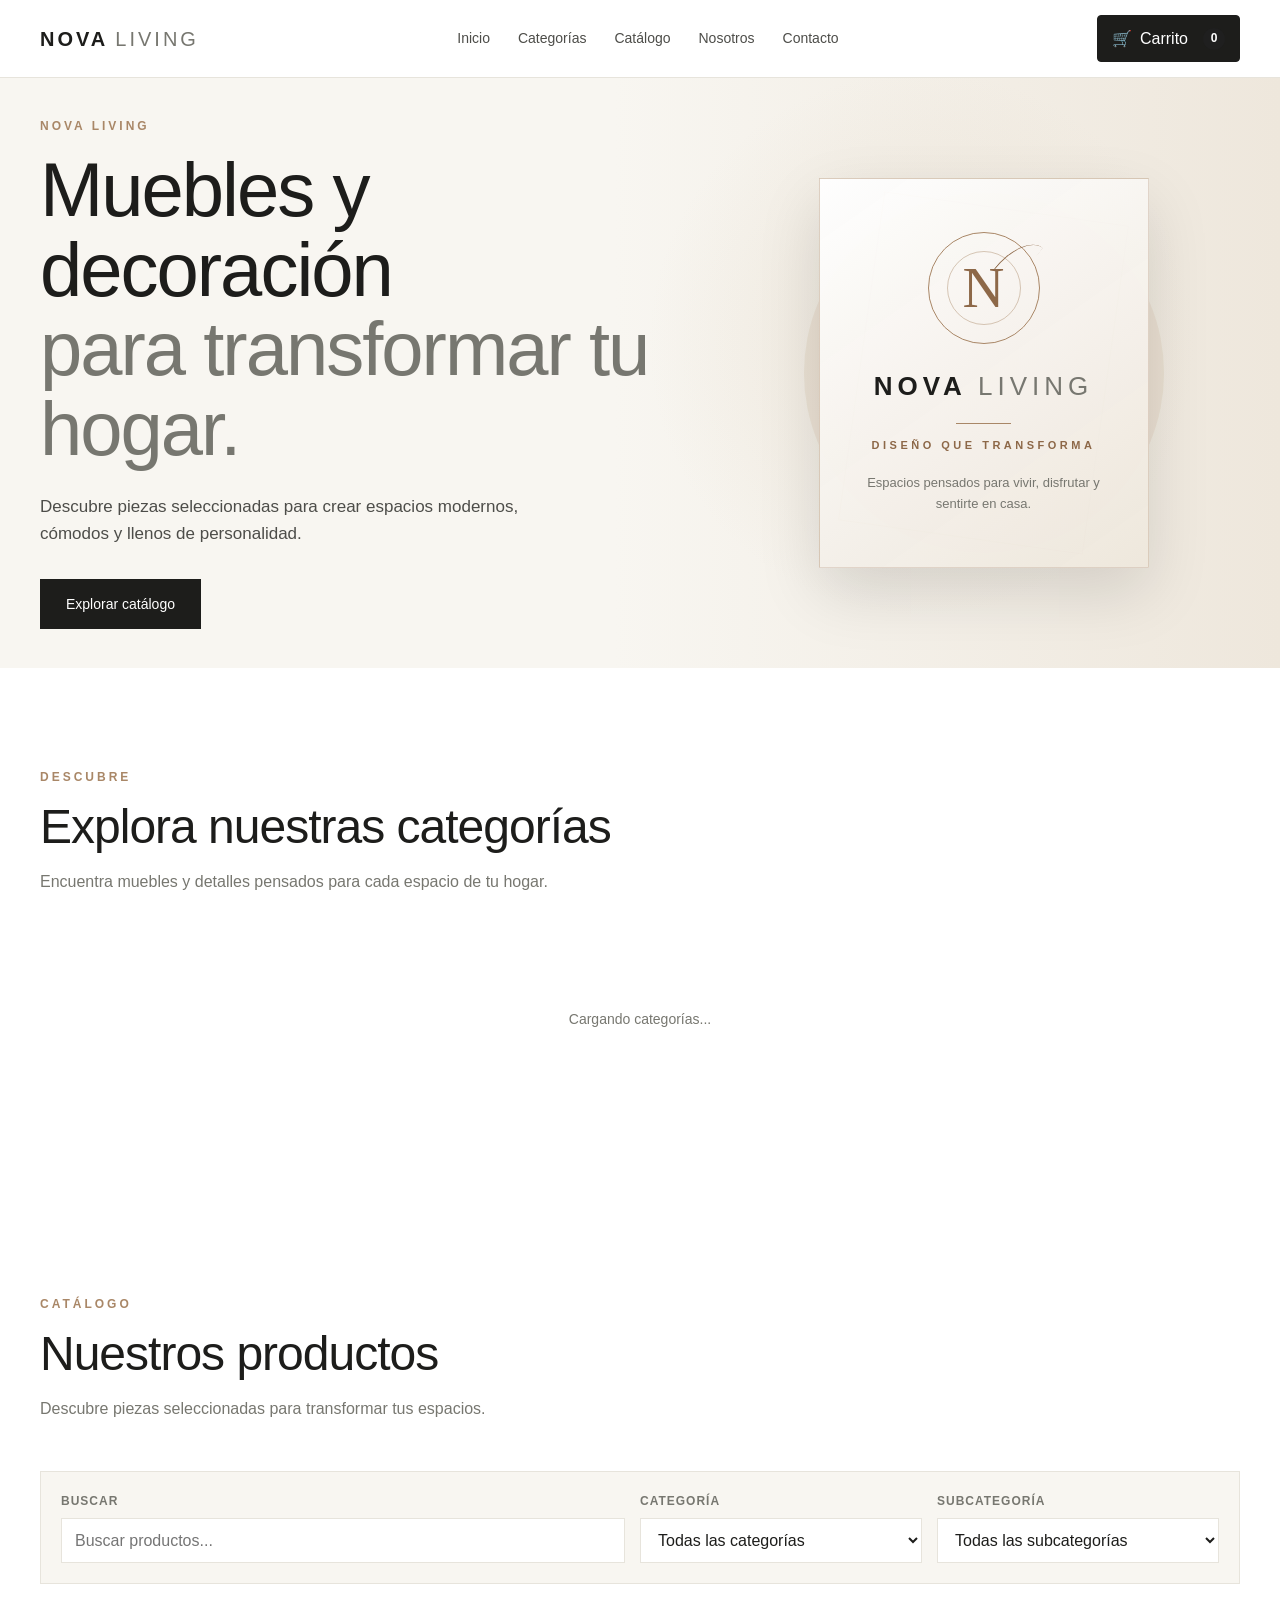
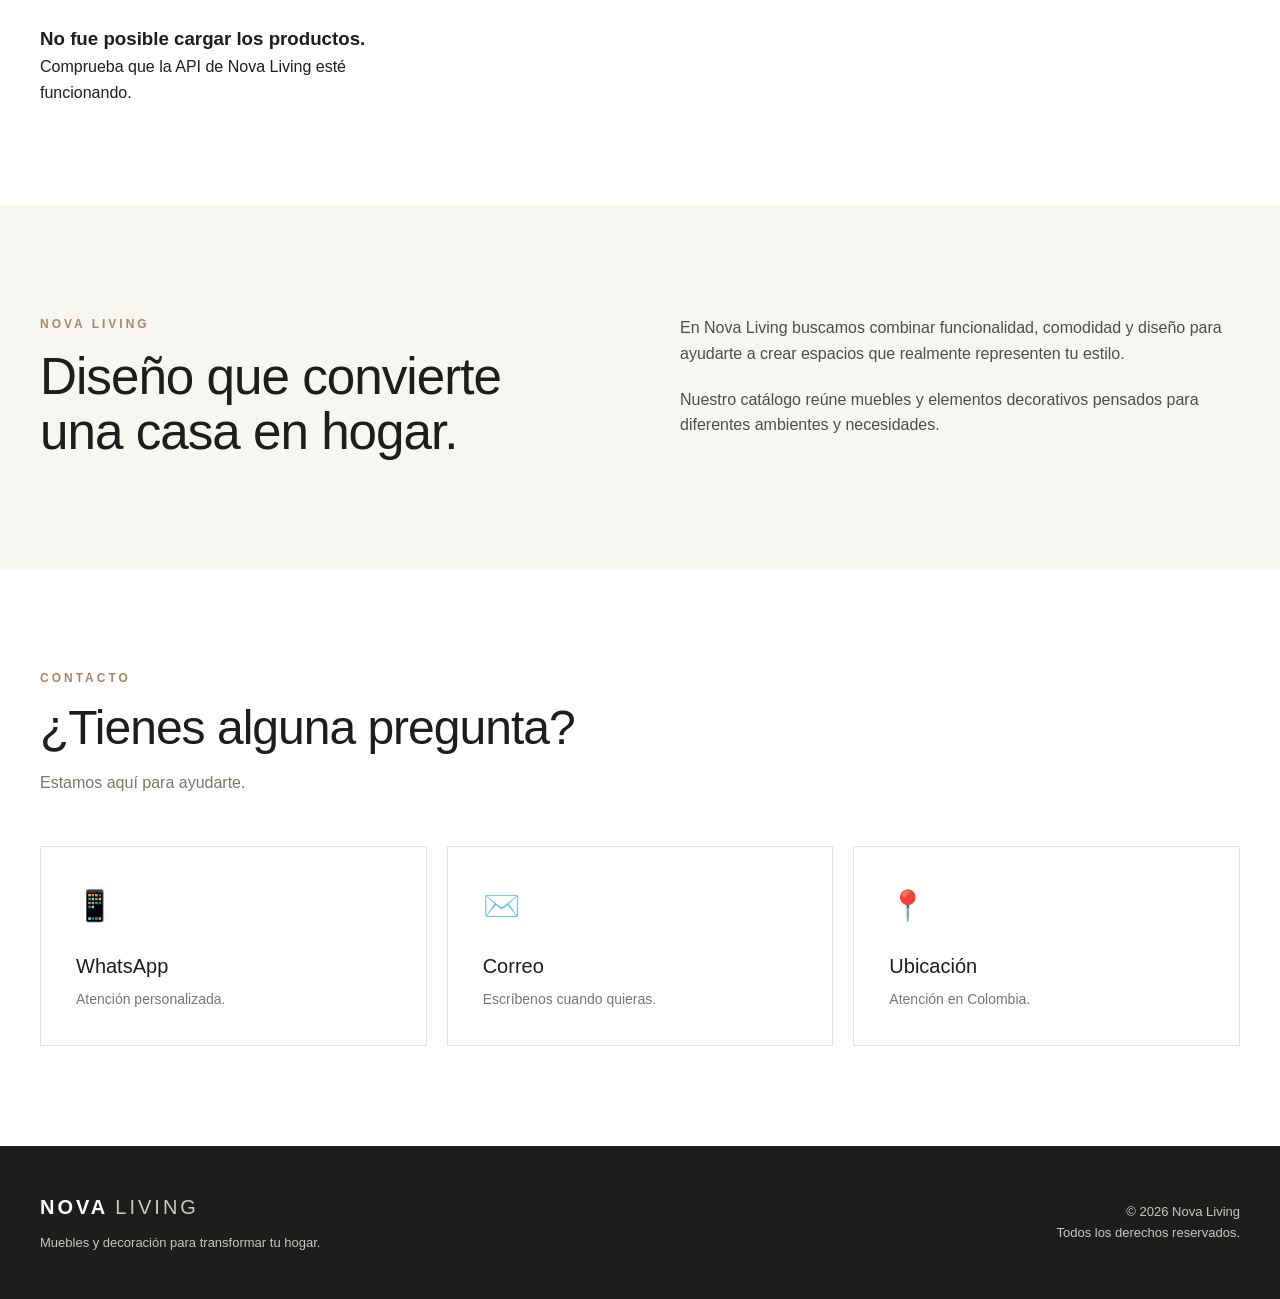
<file: frontend/index.html>
<!DOCTYPE html>
<html lang="es">

<head>

    <meta charset="UTF-8">

    <meta
        name="viewport"
        content="width=device-width, initial-scale=1.0"
    >

    <title>Nova Living | Muebles y decoración</title>

    <meta
        name="description"
        content="Nova Living - Muebles y decoración para transformar tu hogar."
    >

    <link rel="stylesheet" href="style.css">

</head>


<body>


    <!-- =========================================
         ENCABEZADO
    ========================================== -->

    <header class="header">

        <div class="container header-content">

            <a href="#" class="logo">
                NOVA <span>LIVING</span>
            </a>


            <nav class="navigation">

                <a href="#inicio">
                    Inicio
                </a>

                <a href="#categorias">
                    Categorías
                </a>

                <a href="#productos">
                    Catálogo
                </a>

                <a href="#nosotros">
                    Nosotros
                </a>

                <a href="#contacto">
                    Contacto
                </a>

            </nav>


            <button
                class="cart-button"
                id="cartButton"
                type="button"
            >

                🛒

                <span>
                    Carrito
                </span>

                <strong id="cartCount">
                    0
                </strong>

            </button>

        </div>

    </header>



    <!-- =========================================
         CONTENIDO PRINCIPAL
    ========================================== -->

    <main>


        <!-- =========================================
             HERO
        ========================================== -->

        <section
            class="hero"
            id="inicio"
        >

            <div class="container hero-content">


                <div class="hero-text">

                    <p class="eyebrow">
                        NOVA LIVING
                    </p>


                    <h1>

                        Muebles y decoración

                        <span>
                            para transformar tu hogar.
                        </span>

                    </h1>


                    <p class="hero-description">

                        Descubre piezas seleccionadas para crear
                        espacios modernos, cómodos y llenos de personalidad.

                    </p>


                    <a
                        href="#productos"
                        class="hero-button"
                    >

                        Explorar catálogo

                    </a>

                </div>



                <div class="hero-decoration">

                    <div class="hero-brand">

                        <div class="hero-brand-mark" aria-hidden="true">
                            <span>N</span>
                            <i></i>
                        </div>

                        <div class="hero-brand-name">
                            NOVA <span>LIVING</span>
                        </div>

                        <div class="hero-brand-line"></div>

                        <div class="hero-brand-tagline">
                            DISEÑO QUE TRANSFORMA
                        </div>

                        <p>
                            Espacios pensados para vivir,
                            disfrutar y sentirte en casa.
                        </p>

                    </div>

                </div>

            </div>

        </section>



        <!-- =========================================
             CATEGORÍAS
        ========================================== -->

        <section
            class="categories-section"
            id="categorias"
        >

            <div class="container">


                <div class="section-heading">

                    <p class="eyebrow">
                        DESCUBRE
                    </p>


                    <h2>
                        Explora nuestras categorías
                    </h2>


                    <p>

                        Encuentra muebles y detalles pensados
                        para cada espacio de tu hogar.

                    </p>

                </div>



                <div
                    class="categories-grid"
                    id="categoriesGrid"
                >

                    <div class="loading">

                        Cargando categorías...

                    </div>

                </div>

            </div>

        </section>



        <!-- =========================================
             CATÁLOGO
        ========================================== -->

        <section
            class="products-section"
            id="productos"
        >

            <div class="container">


                <div class="section-heading">

                    <p class="eyebrow">
                        CATÁLOGO
                    </p>


                    <h2>
                        Nuestros productos
                    </h2>


                    <p>

                        Descubre piezas seleccionadas para
                        transformar tus espacios.

                    </p>

                </div>



                <!-- =====================================
                     CONTROLES DEL CATÁLOGO
                ====================================== -->

                <div class="catalog-controls">


                    <div class="search-box">

                        <label for="searchInput">
                            Buscar
                        </label>


                        <input
                            type="search"
                            id="searchInput"
                            placeholder="Buscar productos..."
                        >

                    </div>



                    <div class="filter-box">

                        <label for="categoryFilter">
                            Categoría
                        </label>


                        <select id="categoryFilter">

                            <option value="">
                                Todas las categorías
                            </option>

                        </select>

                    </div>



                    <div class="filter-box">

                        <label for="subcategoryFilter">
                            Subcategoría
                        </label>


                        <select id="subcategoryFilter">

                            <option value="">
                                Todas las subcategorías
                            </option>

                        </select>

                    </div>

                </div>



                <!-- =====================================
                     PRODUCTOS
                ====================================== -->

                <div
                    class="products-grid"
                    id="productsGrid"
                >

                    <div class="loading">

                        Cargando productos...

                    </div>

                </div>



                <!-- =====================================
                     SIN PRODUCTOS
                ====================================== -->

                <div
                    class="empty-products"
                    id="emptyProducts"
                    hidden
                >

                    <h3>
                        No encontramos productos
                    </h3>


                    <p>

                        Prueba cambiando los filtros o
                        realizando otra búsqueda.

                    </p>

                </div>

            </div>

        </section>



        <!-- =========================================
             NOSOTROS
        ========================================== -->

        <section
            class="about-section"
            id="nosotros"
        >

            <div class="container about-content">


                <div>

                    <p class="eyebrow">
                        NOVA LIVING
                    </p>


                    <h2>

                        Diseño que convierte una casa
                        en hogar.

                    </h2>

                </div>



                <div>

                    <p>

                        En Nova Living buscamos combinar
                        funcionalidad, comodidad y diseño para
                        ayudarte a crear espacios que realmente
                        representen tu estilo.

                    </p>


                    <p>

                        Nuestro catálogo reúne muebles y
                        elementos decorativos pensados para
                        diferentes ambientes y necesidades.

                    </p>

                </div>

            </div>

        </section>



        <!-- =========================================
             CONTACTO
        ========================================== -->

        <section
            class="contact-section"
            id="contacto"
        >

            <div class="container">


                <div class="section-heading">

                    <p class="eyebrow">
                        CONTACTO
                    </p>


                    <h2>

                        ¿Tienes alguna pregunta?

                    </h2>


                    <p>

                        Estamos aquí para ayudarte.

                    </p>

                </div>



                <div class="contact-grid">


                    <div class="contact-card">

                        <span>
                            📱
                        </span>


                        <h3>
                            WhatsApp
                        </h3>


                        <p>
                            Atención personalizada.
                        </p>

                    </div>



                    <div class="contact-card">

                        <span>
                            ✉️
                        </span>


                        <h3>
                            Correo
                        </h3>


                        <p>
                            Escríbenos cuando quieras.
                        </p>

                    </div>



                    <div class="contact-card">

                        <span>
                            📍
                        </span>


                        <h3>
                            Ubicación
                        </h3>


                        <p>
                            Atención en Colombia.
                        </p>

                    </div>

                </div>

            </div>

        </section>

    </main>



    <!-- =========================================
         PIE DE PÁGINA
    ========================================== -->

    <footer class="footer">

        <div class="container footer-content">


            <div>

                <a
                    href="#"
                    class="logo footer-logo"
                >

                    NOVA <span>LIVING</span>

                </a>


                <p>

                    Muebles y decoración para transformar
                    tu hogar.

                </p>

            </div>



            <div>

                <p>
                    © 2026 Nova Living
                </p>


                <p>
                    Todos los derechos reservados.
                </p>

            </div>

        </div>

    </footer>



    <!-- =========================================
         JAVASCRIPT
    ========================================== -->

    <script src="script.js"></script>

</body>

</html>
</file>
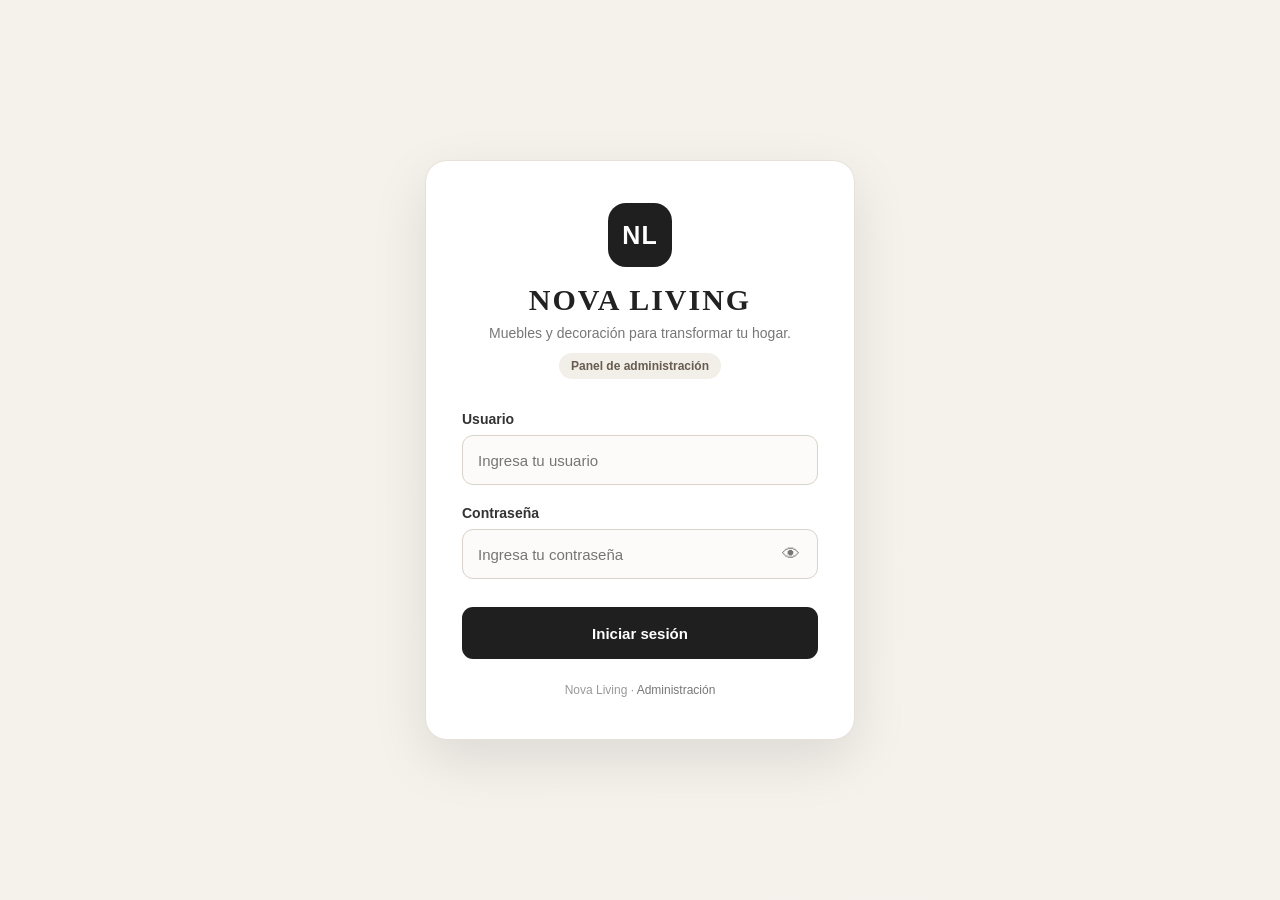
<file: frontend/admin.html>
<!DOCTYPE html>
<html lang="es">
<head>
    <meta charset="UTF-8">
    <meta name="viewport" content="width=device-width, initial-scale=1.0">

    <title>Nova Living | Administración</title>

    <style>
        * {
            box-sizing: border-box;
            margin: 0;
            padding: 0;
        }

        body {
            font-family: Arial, Helvetica, sans-serif;
            background: #f5f3ef;
            color: #222;
        }

        .admin-layout {
            min-height: 100vh;
            display: flex;
        }

        .sidebar {
            width: 250px;
            min-height: 100vh;
            background: #1f1f1f;
            color: white;
            padding: 28px 18px;
            position: fixed;
            left: 0;
            top: 0;
            bottom: 0;
        }

        .brand {
            padding: 5px 12px 30px;
            border-bottom: 1px solid #3a3a3a;
            margin-bottom: 25px;
        }

        .brand h1 {
            font-size: 23px;
            letter-spacing: 4px;
            font-weight: 700;
        }

        .brand span {
            color: #b7afa5;
        }

        .brand p {
            margin-top: 8px;
            color: #999;
            font-size: 12px;
            letter-spacing: 1px;
        }

        .menu-title {
            color: #888;
            font-size: 11px;
            letter-spacing: 2px;
            text-transform: uppercase;
            padding: 0 12px 10px;
        }

        .menu {
            display: flex;
            flex-direction: column;
            gap: 5px;
        }

        .menu button {
            width: 100%;
            border: 0;
            background: transparent;
            color: #d5d5d5;
            text-align: left;
            padding: 13px 12px;
            border-radius: 7px;
            cursor: pointer;
            font-size: 14px;
            transition: .2s ease;
        }

        .menu button:hover,
        .menu button.active {
            background: #343434;
            color: white;
        }

        .main {
            width: calc(100% - 250px);
            margin-left: 250px;
            padding: 32px;
        }

        .topbar {
            display: flex;
            align-items: center;
            justify-content: space-between;
            gap: 20px;
            margin-bottom: 30px;
        }

        .topbar h2 {
            font-size: 29px;
            font-weight: 500;
        }

        .topbar p {
            margin-top: 7px;
            color: #777;
            font-size: 14px;
        }

        .status {
            background: white;
            border: 1px solid #e5e0d9;
            border-radius: 8px;
            padding: 11px 15px;
            font-size: 13px;
        }

        .status-dot {
            display: inline-block;
            width: 8px;
            height: 8px;
            border-radius: 50%;
            background: #4c9b61;
            margin-right: 7px;
        }

        .cards {
            display: grid;
            grid-template-columns: repeat(4, minmax(0, 1fr));
            gap: 18px;
            margin-bottom: 28px;
        }

        .card {
            background: white;
            border: 1px solid #e7e2dc;
            border-radius: 12px;
            padding: 22px;
        }

        .card-label {
            color: #777;
            font-size: 13px;
            margin-bottom: 12px;
        }

        .card-value {
            font-size: 29px;
            font-weight: 700;
            color: #222;
        }

        .card-small {
            margin-top: 8px;
            color: #999;
            font-size: 12px;
        }

        .section {
            display: none;
        }

        .section.active {
            display: block;
        }

        .panel {
            background: white;
            border: 1px solid #e7e2dc;
            border-radius: 12px;
            padding: 24px;
            margin-bottom: 22px;
        }

        .panel-header {
            display: flex;
            justify-content: space-between;
            align-items: center;
            gap: 15px;
            margin-bottom: 20px;
        }

        .panel-header h3 {
            font-size: 19px;
            font-weight: 600;
        }

        .panel-header p {
            color: #888;
            font-size: 13px;
            margin-top: 5px;
        }

        .table-wrapper {
            overflow-x: auto;
        }

        table {
            width: 100%;
            border-collapse: collapse;
            min-width: 650px;
        }

        th,
        td {
            padding: 14px 12px;
            border-bottom: 1px solid #eeeae5;
            text-align: left;
            font-size: 13px;
        }

        th {
            color: #777;
            font-size: 11px;
            text-transform: uppercase;
            letter-spacing: 1px;
            background: #faf9f7;
        }

        td {
            color: #333;
        }

        .badge {
            display: inline-block;
            padding: 6px 10px;
            border-radius: 30px;
            background: #f0ede8;
            color: #555;
            font-size: 11px;
        }

        .empty {
            padding: 35px;
            text-align: center;
            color: #888;
        }

        .action-button {
            border: 0;
            border-radius: 7px;
            padding: 10px 14px;
            background: #222;
            color: white;
            cursor: pointer;
        }

        .action-button:hover {
            background: #444;
        }

        .danger {
            background: #8f3434;
        }

        .danger:hover {
            background: #6e2828;
        }

        .info-grid {
            display: grid;
            grid-template-columns: repeat(2, minmax(0, 1fr));
            gap: 18px;
        }

        .info-box {
            background: #faf9f7;
            border: 1px solid #ebe6df;
            border-radius: 9px;
            padding: 18px;
        }

        .info-box h4 {
            margin-bottom: 8px;
            font-size: 14px;
        }

        .info-box p {
            color: #777;
            line-height: 1.6;
            font-size: 13px;
        }

        .product-actions {
            display: flex;
            justify-content: flex-end;
            margin-bottom: 18px;
        }

        .product-form-container {
            background: #faf9f7;
            border: 1px solid #e5e0d9;
            border-radius: 10px;
            padding: 22px;
            margin-bottom: 22px;
        }

        .form-grid {
            display: grid;
            grid-template-columns: repeat(2, minmax(0, 1fr));
            gap: 16px;
        }

        .form-field {
            min-width: 0;
        }

        .form-field-full {
            grid-column: 1 / -1;
        }

        .form-field label {
            display: block;
            margin-bottom: 7px;
            color: #444;
            font-size: 13px;
            font-weight: 600;
        }

        .form-field input,
        .form-field select,
        .form-field textarea {
            width: 100%;
            box-sizing: border-box;
            border: 1px solid #d8d2cb;
            border-radius: 7px;
            background: white;
            padding: 11px 12px;
            font-family: inherit;
            font-size: 14px;
            outline: none;
        }

        .form-field input:focus,
        .form-field select:focus,
        .form-field textarea:focus {
            border-color: #777067;
        }

        .form-field textarea {
            resize: vertical;
        }

        .form-actions {
            display: flex;
            gap: 10px;
            margin-top: 18px;
        }

        .secondary-button {
            border: 1px solid #d4cec6;
            border-radius: 7px;
            padding: 10px 14px;
            background: white;
            color: #333;
            cursor: pointer;
        }

        .secondary-button:hover {
            background: #f1eee9;
        }

        .form-error {
            margin-top: 16px;
            padding: 12px 14px;
            border: 1px solid #e2b9b9;
            border-radius: 7px;
            background: #fff4f4;
            color: #9b2c2c;
            font-size: 13px;
        }

        .product-table-actions {
            display: flex;
            gap: 7px;
            flex-wrap: wrap;
        }

        .small-button {
            border: 0;
            border-radius: 6px;
            padding: 7px 10px;
            background: #222;
            color: white;
            cursor: pointer;
            font-size: 12px;
        }

        .small-button:hover {
            background: #444;
        }

        .small-button.danger {
            background: #8f3434;
        }

        .small-button.danger:hover {
            background: #6e2828;
        }

        .stock-input {
            width: 90px;
            border: 1px solid #d8d2cb;
            border-radius: 6px;
            padding: 7px 8px;
            font-family: inherit;
            font-size: 13px;
            outline: none;
        }

        .stock-input:focus {
            border-color: #777067;
        }

        .stock-normal {
            background: #eef7f0;
            color: #28613a;
        }

        .stock-bajo {
            background: #fff6df;
            color: #8a6415;
        }

        .stock-agotado {
            background: #fff0f0;
            color: #9b2c2c;
        }

        .inventory-summary {
            display: grid;
            grid-template-columns: repeat(3, minmax(0, 1fr));
            gap: 14px;
            margin-bottom: 20px;
        }

        .inventory-summary-card {
            background: #faf9f7;
            border: 1px solid #ebe6df;
            border-radius: 9px;
            padding: 16px;
        }

        .inventory-summary-card span {
            display: block;
            color: #777;
            font-size: 12px;
            margin-bottom: 7px;
        }

        .inventory-summary-card strong {
            font-size: 22px;
        }

        .inventory-message {
            margin-bottom: 15px;
            padding: 11px 13px;
            border-radius: 7px;
            font-size: 13px;
            display: none;
        }

        .inventory-message.success {
            display: block;
            background: #eef7f0;
            border: 1px solid #c9dfcf;
            color: #28613a;
        }

        .inventory-message.error {
            display: block;
            background: #fff4f4;
            border: 1px solid #e2b9b9;
            color: #9b2c2c;
        }

        @media (max-width: 700px) {
            .inventory-summary {
                grid-template-columns: 1fr;
            }
        }

        @media (max-width: 1000px) {
            .cards {
                grid-template-columns: repeat(2, minmax(0, 1fr));
            }
        }

        @media (max-width: 750px) {
            .sidebar {
                width: 100%;
                min-height: auto;
                height: auto;
                position: relative;
            }

            .admin-layout {
                display: block;
            }

            .main {
                width: 100%;
                margin-left: 0;
                padding: 20px;
            }

            .cards {
                grid-template-columns: 1fr;
            }

            .topbar {
                align-items: flex-start;
                flex-direction: column;
            }

            .info-grid {
                grid-template-columns: 1fr;
            }
        }


    .order-status {
        display: inline-flex;
        align-items: center;
        padding: 6px 10px;
        border-radius: 999px;
        font-size: 12px;
        font-weight: 700;
        text-transform: capitalize;
        white-space: nowrap;
    }

    .order-status.pendiente { background: #fff3cd; color: #856404; }
    .order-status.confirmado { background: #d1ecf1; color: #0c5460; }
    .order-status.preparando { background: #e2e3f3; color: #383d78; }
    .order-status.enviado { background: #d6e9ff; color: #155724; }
    .order-status.entregado { background: #d4edda; color: #155724; }
    .order-status.cancelado { background: #f8d7da; color: #721c24; }

    .order-actions {
        display: flex;
        gap: 8px;
        flex-wrap: wrap;
    }

    .order-detail-button {
        border: 1px solid #222;
        background: #222;
        color: white;
        border-radius: 7px;
        padding: 7px 11px;
        cursor: pointer;
        font-size: 12px;
    }

    .order-detail-button:hover { opacity: .88; }

    .order-modal {
        position: fixed;
        inset: 0;
        background: rgba(0,0,0,.55);
        display: none;
        align-items: center;
        justify-content: center;
        padding: 20px;
        z-index: 9999;
    }

    .order-modal.active { display: flex; }

    .order-modal-card {
        width: min(900px, 100%);
        max-height: 90vh;
        overflow-y: auto;
        background: white;
        border-radius: 16px;
        box-shadow: 0 20px 60px rgba(0,0,0,.25);
        padding: 24px;
        position: relative;
    }

    .order-modal-header {
        display: flex;
        justify-content: space-between;
        gap: 20px;
        align-items: flex-start;
        margin-bottom: 20px;
    }

    .order-modal-close {
        border: none;
        background: #f1f1f1;
        width: 36px;
        height: 36px;
        border-radius: 50%;
        cursor: pointer;
        font-size: 20px;
        flex-shrink: 0;
    }

    .order-info-grid {
        display: grid;
        grid-template-columns: repeat(2, minmax(0,1fr));
        gap: 12px;
        margin-bottom: 22px;
    }

    .order-info-item {
        background: #f7f7f7;
        border-radius: 10px;
        padding: 12px;
    }

    .order-info-item strong {
        display: block;
        font-size: 11px;
        text-transform: uppercase;
        opacity: .6;
        margin-bottom: 4px;
    }

    .order-products-table { width: 100%; border-collapse: collapse; margin-top: 10px; }
    .order-products-table th, .order-products-table td { padding: 10px 8px; border-bottom: 1px solid #eee; text-align: left; }
    .order-products-table th { font-size: 12px; text-transform: uppercase; opacity: .65; }

    .order-total-row {
        display: flex;
        justify-content: flex-end;
        gap: 20px;
        font-size: 20px;
        font-weight: 800;
        padding-top: 18px;
    }

    .order-status-form {
        display: flex;
        align-items: end;
        gap: 10px;
        flex-wrap: wrap;
        margin-top: 22px;
        padding-top: 18px;
        border-top: 1px solid #eee;
    }

    .order-status-form label {
        display: block;
        width: 100%;
        font-size: 13px;
        font-weight: 700;
        margin-bottom: -4px;
    }

    .order-status-form select {
        min-width: 220px;
        padding: 10px 12px;
        border: 1px solid #ccc;
        border-radius: 8px;
        background: white;
    }

    .order-status-message {
        width: 100%;
        font-size: 13px;
        font-weight: 600;
    }

    @media (max-width: 700px) {
        .order-modal { padding: 10px; }
        .order-modal-card { padding: 16px; max-height: 94vh; }
        .order-info-grid { grid-template-columns: 1fr; }
        .order-products-table { min-width: 650px; }
        .order-products-wrapper { overflow-x: auto; }
    }

    

        /* ================= CLIENTES AVANZADO ================= */
        .clients-toolbar {
            display: flex;
            gap: 12px;
            align-items: center;
            justify-content: space-between;
            margin-bottom: 18px;
            flex-wrap: wrap;
        }

        .client-search {
            flex: 1;
            min-width: 240px;
            padding: 12px 14px;
            border: 1px solid #ddd6cc;
            border-radius: 10px;
            font-size: 14px;
            outline: none;
            background: #fff;
        }

        .client-search:focus {
            border-color: #9b8b78;
            box-shadow: 0 0 0 3px rgba(155,139,120,.12);
        }

        .client-summary {
            display: grid;
            grid-template-columns: repeat(3, minmax(0, 1fr));
            gap: 14px;
            margin-bottom: 18px;
        }

        .client-summary-card {
            background: #fff;
            border: 1px solid #e6e0d8;
            border-radius: 14px;
            padding: 18px;
        }

        .client-summary-card span {
            display: block;
            color: #777;
            font-size: 13px;
            margin-bottom: 7px;
        }

        .client-summary-card strong {
            font-size: 24px;
            color: #222;
        }

        .client-actions {
            display: flex;
            gap: 7px;
            flex-wrap: wrap;
        }

        .client-action {
            border: 0;
            border-radius: 8px;
            padding: 8px 10px;
            cursor: pointer;
            font-size: 12px;
            background: #222;
            color: #fff;
        }

        .client-action.secondary {
            background: #eee9e2;
            color: #333;
        }

        .client-action.danger {
            background: #b42318;
        }

        .client-modal {
            position: fixed;
            inset: 0;
            background: rgba(0,0,0,.55);
            display: none;
            align-items: center;
            justify-content: center;
            padding: 20px;
            z-index: 3000;
        }

        .client-modal.active {
            display: flex;
        }

        .client-modal-card {
            width: min(680px, 100%);
            max-height: 90vh;
            overflow-y: auto;
            background: #fff;
            border-radius: 18px;
            padding: 24px;
            box-shadow: 0 20px 60px rgba(0,0,0,.25);
        }

        .client-modal-header {
            display: flex;
            justify-content: space-between;
            gap: 16px;
            align-items: flex-start;
            margin-bottom: 20px;
        }

        .client-modal-header h2 {
            margin-bottom: 5px;
        }

        .client-modal-close {
            border: 0;
            background: #f1eee9;
            width: 36px;
            height: 36px;
            border-radius: 50%;
            cursor: pointer;
            font-size: 22px;
        }

        .client-form-grid {
            display: grid;
            grid-template-columns: 1fr 1fr;
            gap: 14px;
        }

        .client-form-group {
            display: flex;
            flex-direction: column;
            gap: 6px;
        }

        .client-form-group.full {
            grid-column: 1 / -1;
        }

        .client-form-group label {
            font-size: 13px;
            font-weight: 600;
            color: #444;
        }

        .client-form-group input {
            padding: 11px 12px;
            border: 1px solid #ddd6cc;
            border-radius: 9px;
            font-size: 14px;
            outline: none;
        }

        .client-form-group input:focus {
            border-color: #9b8b78;
        }

        .client-modal-footer {
            display: flex;
            justify-content: flex-end;
            gap: 10px;
            margin-top: 20px;
            flex-wrap: wrap;
        }

        .client-message {
            margin-top: 14px;
            padding: 11px 13px;
            border-radius: 9px;
            display: none;
            font-size: 13px;
        }

        .client-message.error {
            display: block;
            background: #fff1f0;
            color: #b42318;
        }

        .client-message.success {
            display: block;
            background: #edf8ef;
            color: #176b2c;
        }

        .client-detail-grid {
            display: grid;
            grid-template-columns: 1fr 1fr;
            gap: 12px;
        }

        .client-detail-item {
            background: #f7f5f1;
            border-radius: 11px;
            padding: 14px;
        }

        .client-detail-item span {
            display: block;
            font-size: 12px;
            color: #777;
            margin-bottom: 5px;
        }

        .client-detail-item strong {
            font-size: 14px;
            color: #222;
            word-break: break-word;
        }

        .client-stats {
            display: grid;
            grid-template-columns: 1fr 1fr;
            gap: 12px;
            margin-top: 14px;
        }

        @media (max-width: 700px) {
            .client-summary {
                grid-template-columns: 1fr;
            }

            .client-form-grid,
            .client-detail-grid,
            .client-stats {
                grid-template-columns: 1fr;
            }

            .client-modal-card {
                padding: 18px;
            }
        }

    
        /* ==============================
           DASHBOARD AVANZADO
           ============================== */

        .dashboard-kpi-grid {
            display: grid;
            grid-template-columns: repeat(4, minmax(0, 1fr));
            gap: 18px;
            margin-bottom: 22px;
        }

        .dashboard-kpi {
            background: #ffffff;
            border: 1px solid #e6e0d8;
            border-radius: 16px;
            padding: 22px;
            box-shadow: 0 8px 24px rgba(0,0,0,0.04);
        }

        .dashboard-kpi-label {
            font-size: 13px;
            color: #777;
            margin-bottom: 10px;
        }

        .dashboard-kpi-value {
            font-size: 28px;
            font-weight: 700;
            color: #202020;
            margin-bottom: 6px;
        }

        .dashboard-kpi-note {
            font-size: 12px;
            color: #999;
        }

        .dashboard-kpi.accent {
            background: #202020;
            color: #fff;
        }

        .dashboard-kpi.accent .dashboard-kpi-label,
        .dashboard-kpi.accent .dashboard-kpi-note {
            color: #d7d7d7;
        }

        .dashboard-kpi.accent .dashboard-kpi-value {
            color: #fff;
        }

        .dashboard-status-grid {
            display: grid;
            grid-template-columns: repeat(5, minmax(0, 1fr));
            gap: 12px;
            margin-bottom: 22px;
        }

        .dashboard-status-card {
            background: #fff;
            border: 1px solid #e6e0d8;
            border-radius: 14px;
            padding: 16px;
        }

        .dashboard-status-card span {
            display: block;
            font-size: 12px;
            color: #777;
            margin-bottom: 8px;
        }

        .dashboard-status-card strong {
            font-size: 23px;
            color: #222;
        }

        .dashboard-columns {
            display: grid;
            grid-template-columns: 1.35fr 1fr;
            gap: 20px;
            margin-bottom: 20px;
        }

        .dashboard-panel {
            background: #fff;
            border: 1px solid #e6e0d8;
            border-radius: 16px;
            padding: 22px;
            box-shadow: 0 8px 24px rgba(0,0,0,0.04);
        }

        .dashboard-panel h3 {
            margin-bottom: 5px;
            font-size: 18px;
        }

        .dashboard-panel-description {
            color: #888;
            font-size: 13px;
            margin-bottom: 18px;
        }

        .dashboard-list {
            display: flex;
            flex-direction: column;
            gap: 12px;
        }

        .dashboard-list-item {
            display: grid;
            grid-template-columns: 1fr auto;
            gap: 15px;
            align-items: center;
            padding: 12px 0;
            border-bottom: 1px solid #eee;
        }

        .dashboard-list-item:last-child {
            border-bottom: none;
        }

        .dashboard-list-main {
            min-width: 0;
        }

        .dashboard-list-title {
            font-weight: 600;
            color: #222;
            margin-bottom: 4px;
        }

        .dashboard-list-subtitle {
            font-size: 12px;
            color: #888;
        }

        .dashboard-list-value {
            font-weight: 700;
            white-space: nowrap;
        }

        .stock-alert {
            display: inline-flex;
            align-items: center;
            padding: 5px 9px;
            border-radius: 999px;
            background: #f3eee7;
            color: #6d5944;
            font-size: 11px;
            font-weight: 600;
        }

        .dashboard-empty {
            color: #999;
            padding: 20px 0;
            text-align: center;
        }

        .dashboard-refresh {
            float: right;
            border: 1px solid #d8d0c6;
            background: #fff;
            border-radius: 9px;
            padding: 8px 12px;
            cursor: pointer;
            font-size: 12px;
        }

        .dashboard-refresh:hover {
            background: #f5f3ef;
        }

        .dashboard-progress {
            height: 9px;
            background: #eee;
            border-radius: 99px;
            overflow: hidden;
            margin-top: 8px;
        }

        .dashboard-progress-bar {
            height: 100%;
            background: #222;
            border-radius: 99px;
            min-width: 2px;
        }

        .dashboard-order-row {
            display: grid;
            grid-template-columns: 70px 1fr 110px 110px;
            gap: 12px;
            align-items: center;
            padding: 12px 0;
            border-bottom: 1px solid #eee;
            font-size: 13px;
        }

        .dashboard-order-row:last-child {
            border-bottom: none;
        }

        .dashboard-order-header {
            font-size: 11px;
            color: #999;
            text-transform: uppercase;
            letter-spacing: .04em;
        }

        @media (max-width: 1100px) {
            .dashboard-kpi-grid {
                grid-template-columns: repeat(2, minmax(0, 1fr));
            }

            .dashboard-status-grid {
                grid-template-columns: repeat(3, minmax(0, 1fr));
            }

            .dashboard-columns {
                grid-template-columns: 1fr;
            }
        }

        @media (max-width: 700px) {
            .dashboard-kpi-grid {
                grid-template-columns: 1fr;
            }

            .dashboard-status-grid {
                grid-template-columns: repeat(2, minmax(0, 1fr));
            }

            .dashboard-order-row {
                grid-template-columns: 1fr 1fr;
            }
        }

            /* CONFIGURACION */

        .admin-form-card {
            background: #ffffff;
            border: 1px solid #e6e0d8;
            border-radius: 16px;
            padding: 26px;
            box-shadow: 0 8px 24px rgba(0,0,0,0.04);
        }

        .form-section-title {
            font-size: 18px;
            font-weight: 700;
            margin-bottom: 22px;
            color: #222;
        }

        .form-grid {
            display: grid;
            grid-template-columns: repeat(2, minmax(0, 1fr));
            gap: 18px;
        }

        .form-group {
            display: flex;
            flex-direction: column;
            gap: 7px;
        }

        .form-group.full-width {
            grid-column: 1 / -1;
        }

        .form-group label {
            font-size: 13px;
            font-weight: 600;
            color: #444;
        }

        .form-group input,
        .form-group textarea {
            width: 100%;
            box-sizing: border-box;
            border: 1px solid #ddd5cc;
            border-radius: 10px;
            padding: 11px 12px;
            font: inherit;
            color: #222;
            background: #fff;
            outline: none;
        }

        .form-group input:focus,
        .form-group textarea:focus {
            border-color: #8d8275;
            box-shadow: 0 0 0 3px rgba(141,130,117,0.10);
        }

        .form-group textarea {
            resize: vertical;
            min-height: 100px;
        }

        .form-actions {
            display: flex;
            justify-content: flex-end;
            gap: 10px;
            margin-top: 22px;
            flex-wrap: wrap;
        }

        .form-message {
            margin-top: 18px;
            padding: 12px 14px;
            border-radius: 10px;
            font-size: 13px;
        }

        .form-message.success {
            background: #eef7ef;
            color: #286337;
            border: 1px solid #cfe6d2;
        }

        .form-message.error {
            background: #fff1f1;
            color: #9a3030;
            border: 1px solid #f0cccc;
        }

        @media (max-width: 700px) {
            .form-grid { grid-template-columns: 1fr; }
            .form-group.full-width { grid-column: auto; }
            .admin-form-card { padding: 18px; }
            .form-actions { flex-direction: column; }
            .form-actions button { width: 100%; }
        }


        .topbar-actions {
            display: flex;
            align-items: center;
            justify-content: flex-end;
            gap: 10px;
            flex-wrap: wrap;
        }

        .admin-user {
            color: #666;
            font-size: 13px;
            background: #fff;
            border: 1px solid #e5e0d9;
            border-radius: 8px;
            padding: 11px 13px;
        }

        .logout-button {
            border: 1px solid #d8d0c7;
            background: #fff;
            color: #333;
            border-radius: 8px;
            padding: 11px 14px;
            cursor: pointer;
            font-size: 13px;
            transition: .2s ease;
        }

        .logout-button:hover {
            background: #f3f0ec;
        }

        @media (max-width: 750px) {
            .topbar-actions {
                width: 100%;
                justify-content: flex-start;
            }
        }
    </style>
</head>

<body>

<script>
(function () {
    const autenticado = sessionStorage.getItem("nova_living_admin") === "true";

    if (!autenticado) {
        window.location.replace("login.html");
    }
})();
</script>

<div class="admin-layout">

    <aside class="sidebar">

        <div class="brand">
            <h1>NOVA <span>LIVING</span></h1>
            <p>PANEL ADMINISTRATIVO</p>
        </div>

        <div class="menu-title">
            Administración
        </div>

        <nav class="menu">

            <button
                class="active"
                data-section="dashboard"
            >
                Dashboard
            </button>

            <button data-section="productos">
                Productos
            </button>

            <button data-section="inventario">
                Inventario
            </button>

            <button data-section="pedidos">
                Pedidos
            </button>

            <button data-section="clientes">
                Clientes
            </button>

            <button data-section="configuracion">
                Configuración
            </button>

        </nav>

    </aside>


    <main class="main">

        <header class="topbar">

            <div>
                <h2 id="pageTitle">
                    Dashboard
                </h2>

                <p id="pageDescription">
                    Resumen general de Nova Living.
                </p>
            </div>

            <div class="topbar-actions">

                <span class="admin-user" id="adminUserName">Administrador</span>

                <button
                    type="button"
                    class="logout-button"
                    id="logoutButton"
                >
                    Cerrar sesión
                </button>

                <div class="status">
                <span class="status-dot"></span>
                Sistema conectado
            </div>

            </div>

        </header>


        <!-- DASHBOARD -->

        <section
            id="dashboard"
            class="section active"
        >

            <div class="dashboard-kpi-grid">

                <div class="dashboard-kpi accent">
                    <div class="dashboard-kpi-label">Ventas acumuladas</div>
                    <div class="dashboard-kpi-value" id="dashboardVentas">$0</div>
                    <div class="dashboard-kpi-note">Pedidos registrados</div>
                </div>

                <div class="dashboard-kpi">
                    <div class="dashboard-kpi-label">Pedidos</div>
                    <div class="dashboard-kpi-value" id="dashboardPedidos">0</div>
                    <div class="dashboard-kpi-note">Total de pedidos</div>
                </div>

                <div class="dashboard-kpi">
                    <div class="dashboard-kpi-label">Clientes</div>
                    <div class="dashboard-kpi-value" id="dashboardClientes">0</div>
                    <div class="dashboard-kpi-note">Clientes registrados</div>
                </div>

                <div class="dashboard-kpi">
                    <div class="dashboard-kpi-label">Productos</div>
                    <div class="dashboard-kpi-value" id="dashboardProductos">0</div>
                    <div class="dashboard-kpi-note">Productos registrados</div>
                </div>

            </div>

            <div class="dashboard-status-grid">

                <div class="dashboard-status-card">
                    <span>Unidades en stock</span>
                    <strong id="dashboardStock">0</strong>
                </div>

                <div class="dashboard-status-card">
                    <span>Pendientes</span>
                    <strong id="dashboardPendientes">0</strong>
                </div>

                <div class="dashboard-status-card">
                    <span>En preparación</span>
                    <strong id="dashboardPreparando">0</strong>
                </div>

                <div class="dashboard-status-card">
                    <span>Enviados</span>
                    <strong id="dashboardEnviados">0</strong>
                </div>

                <div class="dashboard-status-card">
                    <span>Entregados</span>
                    <strong id="dashboardEntregados">0</strong>
                </div>

            </div>

            <div class="dashboard-columns">

                <div class="dashboard-panel">

                    <button
                        class="dashboard-refresh"
                        id="recargarDashboard"
                        type="button"
                    >
                        Actualizar
                    </button>

                    <h3>Últimos pedidos</h3>

                    <p class="dashboard-panel-description">
                        Actividad comercial más reciente.
                    </p>

                    <div id="dashboardUltimosPedidos">
                        Cargando pedidos...
                    </div>

                </div>

                <div class="dashboard-panel">

                    <h3>Stock bajo</h3>

                    <p class="dashboard-panel-description">
                        Productos que requieren atención.
                    </p>

                    <div id="dashboardStockBajo">
                        Cargando inventario...
                    </div>

                </div>

            </div>

            <div class="dashboard-columns">

                <div class="dashboard-panel">

                    <h3>Productos más vendidos</h3>

                    <p class="dashboard-panel-description">
                        Calculado a partir de los pedidos registrados.
                    </p>

                    <div id="dashboardMasVendidos">
                        Calculando...
                    </div>

                </div>

                <div class="dashboard-panel">

                    <h3>Resumen de pedidos</h3>

                    <p class="dashboard-panel-description">
                        Distribución actual por estado.
                    </p>

                    <div id="dashboardResumenEstados">
                        Calculando...
                    </div>

                </div>

            </div>

        </section>


        <!-- PRODUCTOS -->

        <section
            id="productos"
            class="section"
        >

            <div class="panel">

                <div class="panel-header">

                    <div>
                        <h3>
                            Productos
                        </h3>

                        <p>
                            Consulta los productos registrados en Nova Living.
                        </p>
                    </div>

                </div>

                <div class="product-actions">
                    <button
                        class="action-button"
                        id="nuevoProductoButton"
                    >
                        + Nuevo producto
                    </button>
                </div>

                <div
                    id="formularioProducto"
                    class="product-form-container"
                    style="display:none;"
                >
                    <form id="productoForm">

                        <input
                            type="hidden"
                            id="productoId"
                        >

                        <div class="form-grid">

                            <div class="form-field">
                                <label for="productoNombre">
                                    Nombre *
                                </label>
                                <input
                                    id="productoNombre"
                                    type="text"
                                    required
                                >
                            </div>

                            <div class="form-field">
                                <label for="productoPrecio">
                                    Precio *
                                </label>
                                <input
                                    id="productoPrecio"
                                    type="number"
                                    min="0"
                                    step="1"
                                    required
                                >
                            </div>

                            <div class="form-field">
                                <label for="productoStock">
                                    Stock *
                                </label>
                                <input
                                    id="productoStock"
                                    type="number"
                                    min="0"
                                    step="1"
                                    required
                                >
                            </div>

                            <div class="form-field">
                                <label for="productoCategoria">
                                    Categoría *
                                </label>
                                <select
                                    id="productoCategoria"
                                    required
                                >
                                    <option value="">
                                        Selecciona una categoría
                                    </option>
                                </select>
                            </div>

                            <div class="form-field">
                                <label for="productoSubcategoria">
                                    Subcategoría *
                                </label>
                                <select
                                    id="productoSubcategoria"
                                    required
                                    disabled
                                >
                                    <option value="">
                                        Selecciona una subcategoría
                                    </option>
                                </select>
                            </div>

                            <div class="form-field">
                                <label for="productoImagen">
                                    Imagen
                                </label>
                                <input
                                    id="productoImagen"
                                    type="text"
                                    placeholder="nombre-imagen.jpg"
                                >
                            </div>

                            <div class="form-field form-field-full">
                                <label for="productoDescripcion">
                                    Descripción
                                </label>
                                <textarea
                                    id="productoDescripcion"
                                    rows="4"
                                    placeholder="Descripción del producto"
                                ></textarea>
                            </div>

                        </div>

                        <div
                            id="productoFormError"
                            class="form-error"
                            style="display:none;"
                        ></div>

                        <div class="form-actions">

                            <button
                                type="submit"
                                class="action-button"
                                id="guardarProductoButton"
                            >
                                Guardar producto
                            </button>

                            <button
                                type="button"
                                class="secondary-button"
                                id="cancelarProductoButton"
                            >
                                Cancelar
                            </button>

                        </div>

                    </form>
                </div>

                <div
                    id="listaProductos"
                    class="empty"
                >
                    Cargando productos...
                </div>

            </div>

        </section>


        <!-- INVENTARIO -->

        <section
            id="inventario"
            class="section"
        >

            <div class="panel">

                <div class="panel-header">

                    <div>
                        <h3>
                            Inventario
                        </h3>

                        <p>
                            Consulta el stock actual de cada producto.
                        </p>
                    </div>

                </div>

                <div class="inventory-summary">

                    <div class="inventory-summary-card">
                        <span>Unidades disponibles</span>
                        <strong id="inventarioTotalUnidades">—</strong>
                    </div>

                    <div class="inventory-summary-card">
                        <span>Stock bajo</span>
                        <strong id="inventarioStockBajo">—</strong>
                    </div>

                    <div class="inventory-summary-card">
                        <span>Agotados</span>
                        <strong id="inventarioAgotados">—</strong>
                    </div>

                </div>

                <div id="inventarioMensaje" class="inventory-message"></div>

                <div
                    id="listaInventario"
                    class="empty"
                >
                    Cargando inventario...
                </div>

            </div>

        </section>


        <!-- PEDIDOS -->

        <section
            id="pedidos"
            class="section"
        >

            <div class="panel">

                <div class="panel-header">

                    <div>
                        <h3>Pedidos</h3>
                        <p>Gestiona los pedidos realizados por los clientes.</p>
                    </div>

                    <button
                        class="action-button"
                        id="recargarPedidos"
                        type="button"
                    >
                        Actualizar
                    </button>

                </div>

                <div
                    id="listaPedidos"
                    class="empty"
                >
                    Cargando pedidos...
                </div>

            </div>

        </section>


        <!-- CLIENTES -->

        <section
            id="clientes"
            class="section"
        >

            <div class="panel">

                <div class="panel-header">

                    <div>
                        <h3>
                            Clientes
                        </h3>

                        <p>
                            Clientes registrados en la tienda.
                        </p>
                    </div>

                    <button
                        class="action-button"
                        id="recargarClientes"
                    >
                        Actualizar
                    </button>

                </div>

                <div
                    id="listaClientes"
                    class="empty"
                >
                    Cargando clientes...
                </div>

            </div>

        </section>


        <!-- CONFIGURACIÓN -->        <!-- CONFIGURACION -->

        <section id="configuracion" class="section">

            <div class="section-header">
                <div>
                    <h2>Configuración</h2>
                    <p>Administra la información general de Nova Living.</p>
                </div>
            </div>

            <div class="admin-form-card">
                <div class="form-section-title">Información de la tienda</div>

                <div class="form-grid">

                    <div class="form-group">
                        <label for="configNombreTienda">Nombre de la tienda</label>
                        <input type="text" id="configNombreTienda" placeholder="Nova Living">
                    </div>

                    <div class="form-group">
                        <label for="configCorreo">Correo electrónico</label>
                        <input type="email" id="configCorreo" placeholder="contacto@novaliving.com">
                    </div>

                    <div class="form-group">
                        <label for="configTelefono">Teléfono</label>
                        <input type="text" id="configTelefono" placeholder="300 000 0000">
                    </div>

                    <div class="form-group">
                        <label for="configWhatsapp">WhatsApp</label>
                        <input type="text" id="configWhatsapp" placeholder="300 000 0000">
                    </div>

                    <div class="form-group">
                        <label for="configCiudad">Ciudad</label>
                        <input type="text" id="configCiudad" placeholder="Cali">
                    </div>

                    <div class="form-group">
                        <label for="configDireccion">Dirección</label>
                        <input type="text" id="configDireccion" placeholder="Dirección de la tienda">
                    </div>

                    <div class="form-group full-width">
                        <label for="configHorario">Horario de atención</label>
                        <input type="text" id="configHorario" placeholder="Lunes a sábado · 8:00 a.m. - 6:00 p.m.">
                    </div>

                    <div class="form-group full-width">
                        <label for="configEntregas">Información de entregas</label>
                        <textarea id="configEntregas" rows="4" placeholder="Información sobre cobertura y condiciones de entrega."></textarea>
                    </div>

                    <div class="form-group full-width">
                        <label for="configMensaje">Mensaje de la tienda</label>
                        <textarea id="configMensaje" rows="4" placeholder="Muebles y decoración para transformar tu hogar."></textarea>
                    </div>

                </div>

                <div id="configuracionMensaje" class="form-message" style="display:none;"></div>

                <div class="form-actions">
                    <button type="button" class="btn-secondary" id="recargarConfiguracion">Recargar</button>
                    <button type="button" class="btn-primary" id="guardarConfiguracion">Guardar cambios</button>
                </div>
            </div>
        </section>


    </main>

</div>



<div id="pedidoModal" class="order-modal" aria-hidden="true">
    <div class="order-modal-card">
        <div class="order-modal-header">
            <div>
                <h2 id="pedidoModalTitulo">Pedido</h2>
                <p id="pedidoModalSubtitulo">Detalle del pedido</p>
            </div>
            <button class="order-modal-close" id="cerrarPedidoModal" type="button" aria-label="Cerrar">×</button>
        </div>
        <div id="pedidoModalContenido"></div>
    </div>
</div>



<div id="clienteModal" class="client-modal" aria-hidden="true">
    <div class="client-modal-card">
        <div class="client-modal-header">
            <div>
                <h2 id="clienteModalTitulo">Cliente</h2>
                <p id="clienteModalSubtitulo">Información del cliente</p>
            </div>
            <button class="client-modal-close" id="cerrarClienteModal" type="button" aria-label="Cerrar">×</button>
        </div>
        <div id="clienteModalContenido"></div>
    </div>
</div>

<script>

    const API_BASE_URL =
        "https://nova-living-rein.onrender.com";


    const usuarioAdministrador =
        sessionStorage.getItem("nova_living_admin_usuario") ||
        "Administrador";


    const adminUserName =
        document.getElementById("adminUserName");


    if (adminUserName) {
        adminUserName.textContent = usuarioAdministrador;
    }


    const logoutButton =
        document.getElementById("logoutButton");


    if (logoutButton) {
        logoutButton.addEventListener("click", function () {
            sessionStorage.removeItem("nova_living_admin");
            sessionStorage.removeItem("nova_living_admin_usuario");
            window.location.replace("login.html");
        });
    }


    const titulos = {

        dashboard: [
            "Dashboard",
            "Resumen general de Nova Living."
        ],

        productos: [
            "Productos",
            "Consulta los productos registrados."
        ],

        inventario: [
            "Inventario",
            "Consulta el stock actual."
        ],

        pedidos: [
            "Pedidos",
            "Gestiona los pedidos de los clientes."
        ],

        clientes: [
            "Clientes",
            "Consulta los clientes registrados."
        ],

        configuracion: [
            "Configuración",
            "Información básica del sistema."
        ]

    };


    document
        .querySelectorAll(".menu button")
        .forEach(
            boton => {

                boton.addEventListener(
                    "click",
                    () => {

                        const seccion =
                            boton.dataset.section;


                        document
                            .querySelectorAll(".menu button")
                            .forEach(
                                item =>
                                    item.classList.remove(
                                        "active"
                                    )
                            );


                        boton.classList.add("active");


                        document
                            .querySelectorAll(".section")
                            .forEach(
                                elemento =>
                                    elemento.classList.remove(
                                        "active"
                                    )
                            );


                        const objetivo =
                            document.getElementById(
                                seccion
                            );


                        if (objetivo) {

                            objetivo.classList.add(
                                "active"
                            );

                        }


                        document.getElementById(
                            "pageTitle"
                        ).textContent =
                            titulos[seccion][0];


                        document.getElementById(
                            "pageDescription"
                        ).textContent =
                            titulos[seccion][1];

                    }
                );

            }
        );


    async function obtenerDatos(
        endpoint
    ) {

        const respuesta =
            await fetch(
                `${API_BASE_URL}${endpoint}`
            );


        if (!respuesta.ok) {

            throw new Error(
                `Error HTTP ${respuesta.status}`
            );

        }


        return await respuesta.json();

    }


    function formatearPrecio(
        precio
    ) {

        return new Intl.NumberFormat(
            "es-CO",
            {
                style: "currency",
                currency: "COP",
                maximumFractionDigits: 0
            }
        ).format(
            Number(precio || 0)
        );

    }


    function escaparHTML(
        texto
    ) {

        const elemento =
            document.createElement("div");

        elemento.textContent =
            String(texto ?? "");

        return elemento.innerHTML;

    }


    async function cargarDashboard() {

        try {

            const [
                productosDatos,
                pedidosDatos,
                clientesDatos
            ] = await Promise.all([
                obtenerDatos("/productos/"),
                obtenerDatos("/pedidos/"),
                obtenerDatos("/clientes/")
            ]);

            const productos =
                productosDatos.productos || [];

            const pedidos =
                pedidosDatos.pedidos || [];

            const clientes =
                clientesDatos.clientes || [];

            const stockTotal =
                productos.reduce(
                    (total, producto) =>
                        total + Number(producto.stock || 0),
                    0
                );

            const ventasTotales =
                pedidos.reduce(
                    (total, pedido) =>
                        total + Number(pedido.total || 0),
                    0
                );

            const contarEstado = (estado) =>
                pedidos.filter(
                    pedido => pedido.estado === estado
                ).length;

            document.getElementById("dashboardVentas").textContent =
                formatearPrecio(ventasTotales);

            document.getElementById("dashboardPedidos").textContent =
                pedidos.length;

            document.getElementById("dashboardClientes").textContent =
                clientes.length;

            document.getElementById("dashboardProductos").textContent =
                productos.length;

            document.getElementById("dashboardStock").textContent =
                stockTotal;

            document.getElementById("dashboardPendientes").textContent =
                contarEstado("pendiente");

            document.getElementById("dashboardPreparando").textContent =
                contarEstado("preparando");

            document.getElementById("dashboardEnviados").textContent =
                contarEstado("enviado");

            document.getElementById("dashboardEntregados").textContent =
                contarEstado("entregado");

            mostrarDashboardUltimosPedidos(
                pedidos.slice(0, 5)
            );

            mostrarDashboardStockBajo(
                productos
            );

            mostrarDashboardMasVendidos(
                pedidos
            );

            mostrarDashboardEstados(
                pedidos
            );

        } catch (error) {

            console.error(
                "Error cargando dashboard:",
                error
            );

            document.getElementById(
                "dashboardUltimosPedidos"
            ).innerHTML =
                '<div class="dashboard-empty">No fue posible cargar el dashboard.</div>';

        }

    }


    function mostrarDashboardUltimosPedidos(pedidos) {

        const contenedor =
            document.getElementById(
                "dashboardUltimosPedidos"
            );

        if (!pedidos.length) {
            contenedor.innerHTML =
                '<div class="dashboard-empty">No hay pedidos registrados.</div>';
            return;
        }

        contenedor.innerHTML = `
            <div class="dashboard-order-row dashboard-order-header">
                <div>Pedido</div>
                <div>Cliente</div>
                <div>Total</div>
                <div>Estado</div>
            </div>

            ${pedidos.map(pedido => `
                <div class="dashboard-order-row">
                    <div>#${escaparHTML(pedido.id)}</div>

                    <div>
                        ${escaparHTML(
                            `${pedido.cliente_nombre || ""} ${pedido.cliente_apellido || ""}`
                        )}
                    </div>

                    <div>
                        ${formatearPrecio(pedido.total)}
                    </div>

                    <div>
                        <span class="badge">
                            ${escaparHTML(pedido.estado)}
                        </span>
                    </div>
                </div>
            `).join("")}
        `;
    }


    function mostrarDashboardStockBajo(productos) {

        const contenedor =
            document.getElementById(
                "dashboardStockBajo"
            );

        const productosBajoStock =
            productos
                .filter(producto =>
                    Number(producto.stock || 0) <= 3
                )
                .sort(
                    (a, b) =>
                        Number(a.stock || 0) -
                        Number(b.stock || 0)
                )
                .slice(0, 8);

        if (!productosBajoStock.length) {
            contenedor.innerHTML =
                '<div class="dashboard-empty">No hay productos con stock bajo.</div>';
            return;
        }

        contenedor.innerHTML = `
            <div class="dashboard-list">

                ${productosBajoStock.map(producto => `
                    <div class="dashboard-list-item">

                        <div class="dashboard-list-main">

                            <div class="dashboard-list-title">
                                ${escaparHTML(producto.nombre)}
                            </div>

                            <div class="dashboard-list-subtitle">
                                ${escaparHTML(producto.categoria || "")}
                                ·
                                ${escaparHTML(producto.subcategoria || "")}
                            </div>

                        </div>

                        <div>
                            <span class="stock-alert">
                                ${Number(producto.stock || 0)} unidades
                            </span>
                        </div>

                    </div>
                `).join("")}

            </div>
        `;
    }


    function mostrarDashboardMasVendidos(pedidos) {

        const contenedor =
            document.getElementById(
                "dashboardMasVendidos"
            );

        const ventasPorProducto = {};

        pedidos.forEach(pedido => {

            const productosPedido =
                pedido.productos || [];

            productosPedido.forEach(item => {

                const id =
                    item.producto_id;

                if (!ventasPorProducto[id]) {

                    ventasPorProducto[id] = {
                        nombre:
                            item.producto_nombre ||
                            "Producto",
                        cantidad: 0,
                        ingresos: 0
                    };

                }

                ventasPorProducto[id].cantidad +=
                    Number(item.cantidad || 0);

                ventasPorProducto[id].ingresos +=
                    Number(item.subtotal || 0);

            });

        });

        const ranking =
            Object.values(ventasPorProducto)
                .sort(
                    (a, b) =>
                        b.cantidad - a.cantidad
                )
                .slice(0, 6);

        if (!ranking.length) {
            contenedor.innerHTML =
                '<div class="dashboard-empty">Todavía no hay productos vendidos.</div>';
            return;
        }

        const maxCantidad =
            Math.max(
                ...ranking.map(
                    producto => producto.cantidad
                )
            );

        contenedor.innerHTML = `
            <div class="dashboard-list">

                ${ranking.map(producto => `

                    <div class="dashboard-list-item">

                        <div class="dashboard-list-main">

                            <div class="dashboard-list-title">
                                ${escaparHTML(producto.nombre)}
                            </div>

                            <div class="dashboard-list-subtitle">
                                ${producto.cantidad} unidad(es)
                                ·
                                ${formatearPrecio(producto.ingresos)}
                            </div>

                            <div class="dashboard-progress">
                                <div
                                    class="dashboard-progress-bar"
                                    style="width:${Math.max(
                                        2,
                                        (producto.cantidad / maxCantidad) * 100
                                    )}%"
                                ></div>
                            </div>

                        </div>

                        <div class="dashboard-list-value">
                            ${producto.cantidad}
                        </div>

                    </div>

                `).join("")}

            </div>
        `;
    }


    function mostrarDashboardEstados(pedidos) {

        const contenedor =
            document.getElementById(
                "dashboardResumenEstados"
            );

        const estados = [
            ["pendiente", "Pendiente"],
            ["confirmado", "Confirmado"],
            ["preparando", "Preparando"],
            ["enviado", "Enviado"],
            ["entregado", "Entregado"],
            ["cancelado", "Cancelado"]
        ];

        if (!pedidos.length) {
            contenedor.innerHTML =
                '<div class="dashboard-empty">No hay pedidos registrados.</div>';
            return;
        }

        const maxCantidad =
            Math.max(
                1,
                ...estados.map(
                    estado =>
                        pedidos.filter(
                            pedido =>
                                pedido.estado === estado[0]
                        ).length
                )
            );

        contenedor.innerHTML = `
            <div class="dashboard-list">

                ${estados.map(estado => {

                    const cantidad =
                        pedidos.filter(
                            pedido =>
                                pedido.estado === estado[0]
                        ).length;

                    return `
                        <div class="dashboard-list-item">

                            <div class="dashboard-list-main">

                                <div class="dashboard-list-title">
                                    ${estado[1]}
                                </div>

                                <div class="dashboard-progress">
                                    <div
                                        class="dashboard-progress-bar"
                                        style="width:${Math.max(
                                            cantidad ? 2 : 0,
                                            (cantidad / maxCantidad) * 100
                                        )}%"
                                    ></div>
                                </div>

                            </div>

                            <div class="dashboard-list-value">
                                ${cantidad}
                            </div>

                        </div>
                    `;

                }).join("")}

            </div>
        `;
    }


    function mostrarPedidosRecientes(
        pedidos
    ) {

        const contenedor =
            document.getElementById(
                "pedidosRecientes"
            );


        if (!pedidos.length) {

            contenedor.innerHTML =
                "No hay pedidos registrados.";

            return;

        }


        contenedor.innerHTML = `

            <div class="table-wrapper">

                <table>

                    <thead>

                        <tr>
                            <th>Pedido</th>
                            <th>Cliente</th>
                            <th>Total</th>
                            <th>Estado</th>
                        </tr>

                    </thead>

                    <tbody>

                        ${pedidos.map(
                            pedido => `

                                <tr>

                                    <td>
                                        #${escaparHTML(pedido.id)}
                                    </td>

                                    <td>
                                        ${escaparHTML(
                                            `${pedido.cliente_nombre || ""} ${pedido.cliente_apellido || ""}`
                                        )}
                                    </td>

                                    <td>
                                        ${formatearPrecio(pedido.total)}
                                    </td>

                                    <td>
                                        <span class="badge">
                                            ${escaparHTML(pedido.estado)}
                                        </span>
                                    </td>

                                </tr>

                            `
                        ).join("")}

                    </tbody>

                </table>

            </div>

        `;

    }


    async function cargarProductos() {

        const contenedor =
            document.getElementById(
                "listaProductos"
            );


        try {

            const datos =
                await obtenerDatos(
                    "/productos/"
                );


            const productos =
                datos.productos || [];


            if (!productos.length) {

                contenedor.innerHTML =
                    "No hay productos registrados.";

                return;

            }


            contenedor.innerHTML = `

                <div class="table-wrapper">

                    <table>

                        <thead>

                            <tr>
                                <th>ID</th>
                                <th>Producto</th>
                                <th>Categoría</th>
                                <th>Subcategoría</th>
                                <th>Precio</th>
                                <th>Stock</th>
                                <th>Acciones</th>
                            </tr>

                        </thead>

                        <tbody>

                            ${productos.map(
                                producto => `

                                    <tr>

                                        <td>
                                            #${producto.id}
                                        </td>

                                        <td>
                                            ${escaparHTML(producto.nombre)}
                                        </td>

                                        <td>
                                            ${escaparHTML(producto.categoria)}
                                        </td>

                                        <td>
                                            ${escaparHTML(producto.subcategoria)}
                                        </td>

                                        <td>
                                            ${formatearPrecio(producto.precio)}
                                        </td>

                                        <td>
                                            ${producto.stock}
                                        </td>

                                        <td>
                                            <div class="product-table-actions">

                                                <button
                                                    class="small-button"
                                                    data-edit-product="${producto.id}"
                                                >
                                                    Editar
                                                </button>

                                                <button
                                                    class="small-button danger"
                                                    data-delete-product="${producto.id}"
                                                >
                                                    Eliminar
                                                </button>

                                            </div>
                                        </td>

                                    </tr>

                                `
                            ).join("")}

                        </tbody>

                    </table>

                </div>

            `;

        } catch (error) {

            console.error(error);

            contenedor.innerHTML =
                "No fue posible cargar los productos.";

        }

    }


    async function cargarInventario() {

        const contenedor =
            document.getElementById(
                "listaInventario"
            );

        try {

            const datos =
                await obtenerDatos(
                    "/productos/"
                );

            const productos =
                datos.productos || [];

            const totalUnidades =
                productos.reduce(
                    (total, producto) =>
                        total + Number(producto.stock || 0),
                    0
                );

            const stockBajo =
                productos.filter(
                    producto =>
                        Number(producto.stock || 0) > 0 &&
                        Number(producto.stock || 0) <= 3
                ).length;

            const agotados =
                productos.filter(
                    producto =>
                        Number(producto.stock || 0) === 0
                ).length;

            document.getElementById(
                "inventarioTotalUnidades"
            ).textContent = totalUnidades;

            document.getElementById(
                "inventarioStockBajo"
            ).textContent = stockBajo;

            document.getElementById(
                "inventarioAgotados"
            ).textContent = agotados;

            if (!productos.length) {

                contenedor.innerHTML =
                    "No hay productos registrados.";

                return;

            }

            contenedor.innerHTML = `

                <div class="table-wrapper">

                    <table>

                        <thead>

                            <tr>
                                <th>Producto</th>
                                <th>Categoría</th>
                                <th>Precio</th>
                                <th>Stock actual</th>
                                <th>Estado</th>
                                <th>Acción</th>
                            </tr>

                        </thead>

                        <tbody>

                            ${productos.map(
                                producto => {

                                    const stock =
                                        Number(
                                            producto.stock || 0
                                        );

                                    let estado =
                                        "Disponible";

                                    let claseEstado =
                                        "stock-normal";

                                    if (stock === 0) {
                                        estado = "Agotado";
                                        claseEstado = "stock-agotado";
                                    } else if (stock <= 3) {
                                        estado = "Stock bajo";
                                        claseEstado = "stock-bajo";
                                    }

                                    return `

                                        <tr>

                                            <td>
                                                ${escaparHTML(producto.nombre)}
                                            </td>

                                            <td>
                                                ${escaparHTML(producto.categoria)}
                                            </td>

                                            <td>
                                                ${formatearPrecio(producto.precio)}
                                            </td>

                                            <td>
                                                <input
                                                    class="stock-input"
                                                    type="number"
                                                    min="0"
                                                    step="1"
                                                    value="${stock}"
                                                    data-original-stock="${stock}"
                                                    data-stock-input="${producto.id}"
                                                    aria-label="Stock de ${escaparHTML(producto.nombre)}"
                                                >
                                            </td>

                                            <td>
                                                <span class="badge ${claseEstado}">
                                                    ${estado}
                                                </span>
                                            </td>

                                            <td>
                                                <button
                                                    class="small-button"
                                                    data-update-stock="${producto.id}"
                                                >
                                                    Actualizar
                                                </button>
                                            </td>

                                        </tr>

                                    `;

                                }
                            ).join("")}

                        </tbody>

                    </table>

                </div>

            `;

        } catch (error) {

            console.error(
                "Error cargando inventario:",
                error
            );

            contenedor.innerHTML =
                "No fue posible cargar el inventario.";

        }

    }


    function mostrarMensajeInventario(
        mensaje,
        tipo
    ) {

        const elemento =
            document.getElementById(
                "inventarioMensaje"
            );

        if (!elemento) {
            return;
        }

        elemento.textContent = mensaje;
        elemento.className =
            `inventory-message ${tipo}`;

    }


    async function actualizarStock(
        productoId
    ) {

        const input =
            document.querySelector(
                `[data-stock-input="${productoId}"]`
            );

        const boton =
            document.querySelector(
                `[data-update-stock="${productoId}"]`
            );

        if (!input || !boton) {
            return;
        }

        const nuevoStock =
            Number(input.value);

        if (
            !Number.isInteger(nuevoStock) ||
            nuevoStock < 0
        ) {

            mostrarMensajeInventario(
                "El stock debe ser un número entero mayor o igual a cero.",
                "error"
            );

            return;

        }

        const stockOriginal =
            Number(input.dataset.originalStock ?? nuevoStock);

        if (nuevoStock === stockOriginal) {

            mostrarMensajeInventario(
                "No hay cambios para guardar.",
                "error"
            );

            return;

        }

        boton.disabled = true;
        boton.textContent = "Guardando...";

        try {

            const respuesta =
                await fetch(
                    `${API_BASE_URL}/productos/${productoId}/stock`,
                    {
                        method: "PUT",
                        headers: {
                            "Content-Type": "application/json"
                        },
                        body: JSON.stringify({
                            stock: nuevoStock
                        })
                    }
                );

            if (!respuesta.ok) {

                let mensaje =
                    "No fue posible actualizar el stock.";

                try {

                    const datos =
                        await respuesta.json();

                    mensaje =
                        datos.detail ||
                        datos.mensaje ||
                        mensaje;

                } catch (error) {}

                throw new Error(mensaje);

            }

            mostrarMensajeInventario(
                "Stock actualizado correctamente.",
                "success"
            );

            await cargarInventario();
            await cargarProductos();
            await cargarDashboard();

        } catch (error) {

            console.error(
                "Error actualizando stock:",
                error
            );

            mostrarMensajeInventario(
                error.message ||
                "No fue posible actualizar el stock.",
                "error"
            );

        } finally {

            if (boton) {
                boton.disabled = false;
                boton.textContent = "Actualizar";
            }

        }

    }

    function claseEstadoPedido(estado) {
        const estados = [
            "pendiente",
            "confirmado",
            "preparando",
            "enviado",
            "entregado",
            "cancelado"
        ];
        return estados.includes(String(estado).toLowerCase())
            ? String(estado).toLowerCase()
            : "pendiente";
    }


    function textoEstadoPedido(estado) {
        const nombres = {
            pendiente: "Pendiente",
            confirmado: "Confirmado",
            preparando: "Preparando",
            enviado: "Enviado",
            entregado: "Entregado",
            cancelado: "Cancelado"
        };
        return nombres[String(estado).toLowerCase()] || estado || "Pendiente";
    }


    function formatearFechaPedido(fecha) {
        if (!fecha) return "—";
        const fechaObj = new Date(fecha.replace(" ", "T"));
        if (Number.isNaN(fechaObj.getTime())) return String(fecha);
        return fechaObj.toLocaleString("es-CO", {
            dateStyle: "medium",
            timeStyle: "short"
        });
    }


    async function cargarPedidos() {
        const contenedor = document.getElementById("listaPedidos");

        try {
            const datos = await obtenerDatos("/pedidos/");
            const pedidos = datos.pedidos || [];

            if (!pedidos.length) {
                contenedor.innerHTML = "No hay pedidos registrados.";
                return;
            }

            contenedor.innerHTML = `
                <div class="table-wrapper">
                    <table>
                        <thead>
                            <tr>
                                <th>Pedido</th>
                                <th>Cliente</th>
                                <th>Fecha</th>
                                <th>Total</th>
                                <th>Estado</th>
                                <th>Acciones</th>
                            </tr>
                        </thead>
                        <tbody>
                            ${pedidos.map(pedido => `
                                <tr>
                                    <td><strong>#${pedido.id}</strong></td>
                                    <td>${escaparHTML(`${pedido.cliente_nombre || ""} ${pedido.cliente_apellido || ""}`)}</td>
                                    <td>${escaparHTML(formatearFechaPedido(pedido.fecha))}</td>
                                    <td>${formatearPrecio(pedido.total)}</td>
                                    <td>
                                        <span class="order-status ${claseEstadoPedido(pedido.estado)}">
                                            ${escaparHTML(textoEstadoPedido(pedido.estado))}
                                        </span>
                                    </td>
                                    <td>
                                        <div class="order-actions">
                                            <button
                                                type="button"
                                                class="order-detail-button"
                                                data-view-order="${pedido.id}"
                                            >
                                                Ver pedido
                                            </button>
                                        </div>
                                    </td>
                                </tr>
                            `).join("")}
                        </tbody>
                    </table>
                </div>
            `;

        } catch (error) {
            console.error("Error cargando pedidos:", error);
            contenedor.innerHTML = `
                <div>
                    No fue posible cargar los pedidos.<br>
                    <small>${escaparHTML(error.message || "Error desconocido")}</small>
                </div>
            `;
        }
    }


    function abrirPedidoModal() {
        const modal = document.getElementById("pedidoModal");
        modal.classList.add("active");
        modal.setAttribute("aria-hidden", "false");
        document.body.style.overflow = "hidden";
    }


    function cerrarPedidoModal() {
        const modal = document.getElementById("pedidoModal");
        modal.classList.remove("active");
        modal.setAttribute("aria-hidden", "true");
        document.body.style.overflow = "";
    }


    async function verPedido(pedidoId) {
        const titulo = document.getElementById("pedidoModalTitulo");
        const subtitulo = document.getElementById("pedidoModalSubtitulo");
        const contenido = document.getElementById("pedidoModalContenido");

        titulo.textContent = `Pedido #${pedidoId}`;
        subtitulo.textContent = "Cargando información...";
        contenido.innerHTML = "<p>Cargando detalle del pedido...</p>";
        abrirPedidoModal();

        try {
            const pedido = await obtenerDatos(`/pedidos/${pedidoId}`);
            subtitulo.textContent = formatearFechaPedido(pedido.fecha);

            const productos = pedido.productos || [];

            contenido.innerHTML = `
                <div class="order-info-grid">
                    <div class="order-info-item">
                        <strong>Cliente</strong>
                        ${escaparHTML(`${pedido.cliente_nombre || ""} ${pedido.cliente_apellido || ""}`)}
                    </div>
                    <div class="order-info-item">
                        <strong>Correo</strong>
                        ${escaparHTML(pedido.cliente_email || "—")}
                    </div>
                    <div class="order-info-item">
                        <strong>Teléfono</strong>
                        ${escaparHTML(pedido.cliente_telefono || "—")}
                    </div>
                    <div class="order-info-item">
                        <strong>Ciudad</strong>
                        ${escaparHTML(pedido.ciudad_entrega || "—")}
                    </div>
                    <div class="order-info-item">
                        <strong>Dirección de entrega</strong>
                        ${escaparHTML(pedido.direccion_entrega || "—")}
                    </div>
                    <div class="order-info-item">
                        <strong>Observaciones</strong>
                        ${escaparHTML(pedido.observaciones || "—")}
                    </div>
                </div>

                <h3>Productos del pedido</h3>

                <div class="order-products-wrapper">
                    <table class="order-products-table">
                        <thead>
                            <tr>
                                <th>Producto</th>
                                <th>Cantidad</th>
                                <th>Precio unitario</th>
                                <th>Subtotal</th>
                            </tr>
                        </thead>
                        <tbody>
                            ${productos.map(producto => `
                                <tr>
                                    <td>${escaparHTML(producto.producto_nombre || "Producto")}</td>
                                    <td>${Number(producto.cantidad || 0)}</td>
                                    <td>${formatearPrecio(producto.precio_unitario)}</td>
                                    <td>${formatearPrecio(producto.subtotal)}</td>
                                </tr>
                            `).join("")}
                        </tbody>
                    </table>
                </div>

                <div class="order-total-row">
                    <span>Total:</span>
                    <span>${formatearPrecio(pedido.total)}</span>
                </div>

                <div class="order-status-form">
                    <label for="estadoPedidoSelect">Estado del pedido</label>
                    <select id="estadoPedidoSelect">
                        ${[
                            ["pendiente", "Pendiente"],
                            ["confirmado", "Confirmado"],
                            ["preparando", "Preparando"],
                            ["enviado", "Enviado"],
                            ["entregado", "Entregado"],
                            ["cancelado", "Cancelado"]
                        ].map(([valor, nombre]) => `
                            <option value="${valor}" ${String(pedido.estado).toLowerCase() === valor ? "selected" : ""}>${nombre}</option>
                        `).join("")}
                    </select>
                    <button
                        type="button"
                        class="action-button"
                        id="guardarEstadoPedido"
                        data-order-id="${pedido.id}"
                    >
                        Actualizar estado
                    </button>
                    <div id="pedidoEstadoMensaje" class="order-status-message"></div>
                </div>
            `;

        } catch (error) {
            console.error("Error cargando pedido:", error);
            subtitulo.textContent = "Error";
            contenido.innerHTML = `
                <p>No fue posible cargar el pedido.</p>
                <small>${escaparHTML(error.message || "Error desconocido")}</small>
            `;
        }
    }


    async function actualizarEstadoPedido(pedidoId) {
        const select = document.getElementById("estadoPedidoSelect");
        const boton = document.getElementById("guardarEstadoPedido");
        const mensaje = document.getElementById("pedidoEstadoMensaje");

        if (!select || !boton || !mensaje) return;

        const estado = select.value;
        boton.disabled = true;
        mensaje.textContent = "Actualizando...";
        mensaje.style.color = "";

        try {
            const respuesta = await fetch(
                `${API_BASE_URL}/pedidos/${pedidoId}/estado`,
                {
                    method: "PUT",
                    headers: {
                        "Content-Type": "application/json"
                    },
                    body: JSON.stringify({ estado })
                }
            );

            const datos = await respuesta.json();

            if (!respuesta.ok) {
                throw new Error(datos.detail || datos.mensaje || "No fue posible actualizar el estado.");
            }

            mensaje.textContent = "Estado actualizado correctamente.";
            mensaje.style.color = "#176b2c";

            await cargarPedidos();
            await cargarDashboard();

        } catch (error) {
            console.error("Error actualizando estado:", error);
            mensaje.textContent = error.message || "No fue posible actualizar el estado.";
            mensaje.style.color = "#b42318";
        } finally {
            boton.disabled = false;
        }
    }


    let clientesCache = [];
    let pedidosCacheClientes = [];


    function formatearMonedaCliente(valor) {
        return new Intl.NumberFormat("es-CO", {
            style: "currency",
            currency: "COP",
            maximumFractionDigits: 0
        }).format(Number(valor) || 0);
    }


    function pedidosDelCliente(clienteId) {
        return pedidosCacheClientes.filter(
            pedido => Number(pedido.cliente_id) === Number(clienteId)
        );
    }


    function totalComprasCliente(clienteId) {
        return pedidosDelCliente(clienteId)
            .filter(pedido => pedido.estado !== "cancelado")
            .reduce(
                (total, pedido) => total + Number(pedido.total || 0),
                0
            );
    }


    function mostrarModalCliente() {
        const modal = document.getElementById("clienteModal");
        modal.classList.add("active");
        modal.setAttribute("aria-hidden", "false");
    }


    function cerrarModalCliente() {
        const modal = document.getElementById("clienteModal");
        modal.classList.remove("active");
        modal.setAttribute("aria-hidden", "true");
    }


    function renderizarClientes(lista = clientesCache) {
        const contenedor = document.getElementById("listaClientes");

        const totalClientes = clientesCache.length;
        const totalPedidos = pedidosCacheClientes.length;
        const totalVentas = pedidosCacheClientes
            .filter(pedido => pedido.estado !== "cancelado")
            .reduce((total, pedido) => total + Number(pedido.total || 0), 0);

        if (!lista.length) {
            contenedor.innerHTML = `
                <div class="empty">
                    No se encontraron clientes.
                </div>
            `;
            return;
        }

        contenedor.innerHTML = `
            <div class="client-summary">
                <div class="client-summary-card">
                    <span>Clientes registrados</span>
                    <strong>${totalClientes}</strong>
                </div>
                <div class="client-summary-card">
                    <span>Pedidos registrados</span>
                    <strong>${totalPedidos}</strong>
                </div>
                <div class="client-summary-card">
                    <span>Ventas asociadas</span>
                    <strong>${formatearMonedaCliente(totalVentas)}</strong>
                </div>
            </div>

            <div class="clients-toolbar">
                <input
                    id="buscarClientes"
                    class="client-search"
                    type="search"
                    placeholder="Buscar por nombre, correo, teléfono o ciudad..."
                    autocomplete="off"
                >
            </div>

            <div class="table-wrapper">
                <table>
                    <thead>
                        <tr>
                            <th>ID</th>
                            <th>Cliente</th>
                            <th>Correo</th>
                            <th>Teléfono</th>
                            <th>Ciudad</th>
                            <th>Pedidos</th>
                            <th>Compras</th>
                            <th>Acciones</th>
                        </tr>
                    </thead>
                    <tbody>
                        ${lista.map(cliente => {
                            const pedidos = pedidosDelCliente(cliente.id);
                            const compras = totalComprasCliente(cliente.id);

                            return `
                                <tr>
                                    <td>#${cliente.id}</td>
                                    <td>${escaparHTML(`${cliente.nombre} ${cliente.apellido}`)}</td>
                                    <td>${escaparHTML(cliente.email)}</td>
                                    <td>${escaparHTML(cliente.telefono || "—")}</td>
                                    <td>${escaparHTML(cliente.ciudad || "—")}</td>
                                    <td>${pedidos.length}</td>
                                    <td>${formatearMonedaCliente(compras)}</td>
                                    <td>
                                        <div class="client-actions">
                                            <button
                                                class="client-action secondary"
                                                type="button"
                                                data-view-client="${cliente.id}"
                                            >
                                                Ver
                                            </button>
                                            <button
                                                class="client-action"
                                                type="button"
                                                data-edit-client="${cliente.id}"
                                            >
                                                Editar
                                            </button>
                                            <button
                                                class="client-action danger"
                                                type="button"
                                                data-delete-client="${cliente.id}"
                                            >
                                                Eliminar
                                            </button>
                                        </div>
                                    </td>
                                </tr>
                            `;
                        }).join("")}
                    </tbody>
                </table>
            </div>
        `;

        document.getElementById("buscarClientes").addEventListener("input", evento => {
            const texto = evento.target.value.trim().toLowerCase();

            if (!texto) {
                renderizarClientes(clientesCache);
                return;
            }

            const filtrados = clientesCache.filter(cliente => {
                const contenido = [
                    cliente.nombre,
                    cliente.apellido,
                    cliente.email,
                    cliente.telefono,
                    cliente.ciudad,
                    cliente.direccion
                ]
                    .filter(Boolean)
                    .join(" ")
                    .toLowerCase();

                return contenido.includes(texto);
            });

            renderizarClientes(filtrados);

            const nuevoBuscador = document.getElementById("buscarClientes");
            nuevoBuscador.focus();
            nuevoBuscador.value = texto;
        });
    }


    async function cargarClientes() {
        const contenedor = document.getElementById("listaClientes");

        try {
            contenedor.innerHTML = "Cargando clientes...";

            const [datosClientes, datosPedidos] = await Promise.all([
                obtenerDatos("/clientes/"),
                obtenerDatos("/pedidos/")
            ]);

            clientesCache = datosClientes.clientes || [];
            pedidosCacheClientes = datosPedidos.pedidos || [];

            renderizarClientes(clientesCache);
        } catch (error) {
            console.error("Error cargando clientes:", error);
            contenedor.innerHTML = `
                <div class="empty">
                    No fue posible cargar los clientes.<br>
                    ${escaparHTML(error.message || "Error desconocido.")}
                </div>
            `;
        }
    }


    function obtenerClientePorId(clienteId) {
        return clientesCache.find(
            cliente => Number(cliente.id) === Number(clienteId)
        );
    }


    function verCliente(clienteId) {
        const cliente = obtenerClientePorId(clienteId);

        if (!cliente) {
            return;
        }

        const pedidos = pedidosDelCliente(clienteId);
        const compras = totalComprasCliente(clienteId);

        document.getElementById("clienteModalTitulo").textContent =
            `${cliente.nombre} ${cliente.apellido}`;

        document.getElementById("clienteModalSubtitulo").textContent =
            `Cliente #${cliente.id}`;

        document.getElementById("clienteModalContenido").innerHTML = `
            <div class="client-detail-grid">
                <div class="client-detail-item">
                    <span>Nombre completo</span>
                    <strong>${escaparHTML(`${cliente.nombre} ${cliente.apellido}`)}</strong>
                </div>
                <div class="client-detail-item">
                    <span>Correo electrónico</span>
                    <strong>${escaparHTML(cliente.email)}</strong>
                </div>
                <div class="client-detail-item">
                    <span>Teléfono</span>
                    <strong>${escaparHTML(cliente.telefono || "No registrado")}</strong>
                </div>
                <div class="client-detail-item">
                    <span>Ciudad</span>
                    <strong>${escaparHTML(cliente.ciudad || "No registrada")}</strong>
                </div>
                <div class="client-detail-item">
                    <span>Dirección</span>
                    <strong>${escaparHTML(cliente.direccion || "No registrada")}</strong>
                </div>
                <div class="client-detail-item">
                    <span>Fecha de registro</span>
                    <strong>${escaparHTML(cliente.fecha_registro || "—")}</strong>
                </div>
            </div>

            <div class="client-stats">
                <div class="client-summary-card">
                    <span>Pedidos realizados</span>
                    <strong>${pedidos.length}</strong>
                </div>
                <div class="client-summary-card">
                    <span>Total de compras</span>
                    <strong>${formatearMonedaCliente(compras)}</strong>
                </div>
            </div>

            <div class="client-modal-footer">
                <button class="action-button" type="button" onclick="editarCliente(${cliente.id})">
                    Editar cliente
                </button>
            </div>
        `;

        mostrarModalCliente();
    }


    function editarCliente(clienteId) {
        const cliente = obtenerClientePorId(clienteId);

        if (!cliente) {
            return;
        }

        document.getElementById("clienteModalTitulo").textContent =
            "Editar cliente";

        document.getElementById("clienteModalSubtitulo").textContent =
            `Cliente #${cliente.id}`;

        document.getElementById("clienteModalContenido").innerHTML = `
            <form id="formEditarCliente">
                <div class="client-form-grid">
                    <div class="client-form-group">
                        <label for="clienteNombre">Nombre</label>
                        <input id="clienteNombre" name="nombre" value="${escaparAtributo(cliente.nombre)}" required>
                    </div>

                    <div class="client-form-group">
                        <label for="clienteApellido">Apellido</label>
                        <input id="clienteApellido" name="apellido" value="${escaparAtributo(cliente.apellido)}" required>
                    </div>

                    <div class="client-form-group full">
                        <label for="clienteEmail">Correo electrónico</label>
                        <input id="clienteEmail" name="email" type="email" value="${escaparAtributo(cliente.email)}" required>
                    </div>

                    <div class="client-form-group">
                        <label for="clienteTelefono">Teléfono</label>
                        <input id="clienteTelefono" name="telefono" value="${escaparAtributo(cliente.telefono || "")}">
                    </div>

                    <div class="client-form-group">
                        <label for="clienteCiudad">Ciudad</label>
                        <input id="clienteCiudad" name="ciudad" value="${escaparAtributo(cliente.ciudad || "")}">
                    </div>

                    <div class="client-form-group full">
                        <label for="clienteDireccion">Dirección</label>
                        <input id="clienteDireccion" name="direccion" value="${escaparAtributo(cliente.direccion || "")}">
                    </div>
                </div>

                <div id="mensajeEditarCliente" class="client-message"></div>

                <div class="client-modal-footer">
                    <button class="action-button secondary" type="button" onclick="verCliente(${cliente.id})">
                        Cancelar
                    </button>
                    <button class="action-button" type="submit">
                        Guardar cambios
                    </button>
                </div>
            </form>
        `;

        mostrarModalCliente();

        document.getElementById("formEditarCliente").addEventListener("submit", async evento => {
            evento.preventDefault();

            const mensaje = document.getElementById("mensajeEditarCliente");
            const boton = evento.submitter;

            boton.disabled = true;
            mensaje.className = "client-message";
            mensaje.textContent = "";

            const datos = {
                nombre: document.getElementById("clienteNombre").value.trim(),
                apellido: document.getElementById("clienteApellido").value.trim(),
                email: document.getElementById("clienteEmail").value.trim(),
                telefono: document.getElementById("clienteTelefono").value.trim() || null,
                direccion: document.getElementById("clienteDireccion").value.trim() || null,
                ciudad: document.getElementById("clienteCiudad").value.trim() || null
            };

            try {
                const respuesta = await fetch(
                    `${API_BASE_URL}/clientes/${clienteId}`,
                    {
                        method: "PUT",
                        headers: {
                            "Content-Type": "application/json"
                        },
                        body: JSON.stringify(datos)
                    }
                );

                const resultado = await respuesta.json();

                if (!respuesta.ok) {
                    throw new Error(
                        resultado.detail ||
                        resultado.mensaje ||
                        "No fue posible actualizar el cliente."
                    );
                }

                mensaje.className = "client-message success";
                mensaje.textContent = "Cliente actualizado correctamente.";

                await cargarClientes();

                setTimeout(() => {
                    verCliente(clienteId);
                }, 400);
            } catch (error) {
                console.error("Error actualizando cliente:", error);
                mensaje.className = "client-message error";
                mensaje.textContent = error.message || "No fue posible actualizar el cliente.";
            } finally {
                boton.disabled = false;
            }
        });
    }


    function escaparAtributo(valor) {
        return String(valor ?? "")
            .replace(/&/g, "&amp;")
            .replace(/"/g, "&quot;")
            .replace(/</g, "&lt;")
            .replace(/>/g, "&gt;");
    }


    async function eliminarCliente(clienteId) {
        const cliente = obtenerClientePorId(clienteId);

        if (!cliente) {
            return;
        }

        const nombre = `${cliente.nombre} ${cliente.apellido}`;
        const pedidos = pedidosDelCliente(clienteId);

        const confirmacion = confirm(
            pedidos.length > 0
                ? `${nombre} tiene ${pedidos.length} pedido(s) registrado(s). No se recomienda eliminarlo porque esos pedidos dependen de este cliente. ¿Quieres intentar eliminarlo de todas formas?`
                : `¿Seguro que deseas eliminar a ${nombre}? Esta acción no se puede deshacer.`
        );

        if (!confirmacion) {
            return;
        }

        try {
            const respuesta = await fetch(
                `${API_BASE_URL}/clientes/${clienteId}`,
                {
                    method: "DELETE"
                }
            );

            const resultado = await respuesta.json();

            if (!respuesta.ok) {
                throw new Error(
                    resultado.detail ||
                    resultado.mensaje ||
                    "No fue posible eliminar el cliente."
                );
            }

            cerrarModalCliente();
            await cargarClientes();
            await cargarDashboard();

            alert("Cliente eliminado correctamente.");
        } catch (error) {
            console.error("Error eliminando cliente:", error);
            alert(error.message || "No fue posible eliminar el cliente.");
        }
    }


    document.getElementById("cerrarClienteModal").addEventListener(
        "click",
        cerrarModalCliente
    );


    document.getElementById("clienteModal").addEventListener(
        "click",
        evento => {
            if (evento.target.id === "clienteModal") {
                cerrarModalCliente();
            }
        }
    );


    document.addEventListener("keydown", evento => {
        if (evento.key === "Escape") {
            cerrarModalCliente();
        }
    });


    document.getElementById("listaClientes").addEventListener(
        "click",
        evento => {
            const ver = evento.target.closest("[data-view-client]");
            if (ver) {
                verCliente(Number(ver.dataset.viewClient));
                return;
            }

            const editar = evento.target.closest("[data-edit-client]");
            if (editar) {
                editarCliente(Number(editar.dataset.editClient));
                return;
            }

            const eliminar = evento.target.closest("[data-delete-client]");
            if (eliminar) {
                eliminarCliente(Number(eliminar.dataset.deleteClient));
            }
        }
    );



    // ============================================================
    // GESTIÓN DE PRODUCTOS
    // ============================================================

    let categoriasAdmin = [];
    let subcategoriasAdmin = [];


    async function cargarCategoriasAdmin() {

        try {

            const datos =
                await obtenerDatos("/categorias/");

            categoriasAdmin =
                datos.categorias || [];

            const select =
                document.getElementById(
                    "productoCategoria"
                );

            if (!select) {
                return;
            }

            select.innerHTML = `
                <option value="">
                    Selecciona una categoría
                </option>
            `;

            categoriasAdmin.forEach(
                categoria => {

                    const option =
                        document.createElement(
                            "option"
                        );

                    option.value =
                        categoria.id;

                    option.textContent =
                        categoria.nombre;

                    select.appendChild(
                        option
                    );

                }
            );

        } catch (error) {

            console.error(
                "Error cargando categorías para productos:",
                error
            );

        }

    }


    async function cargarSubcategoriasAdmin(
        categoriaId,
        subcategoriaSeleccionada = ""
    ) {

        const select =
            document.getElementById(
                "productoSubcategoria"
            );

        if (!select) {
            return;
        }

        select.innerHTML = `
            <option value="">
                Cargando...
            </option>
        `;

        select.disabled = true;


        if (!categoriaId) {

            select.innerHTML = `
                <option value="">
                    Selecciona una subcategoría
                </option>
            `;

            return;

        }


        try {

            const datos =
                await obtenerDatos(
                    `/categorias/${categoriaId}/subcategorias`
                );

            subcategoriasAdmin =
                datos.subcategorias || [];

            select.innerHTML = `
                <option value="">
                    Selecciona una subcategoría
                </option>
            `;

            subcategoriasAdmin.forEach(
                subcategoria => {

                    const option =
                        document.createElement(
                            "option"
                        );

                    option.value =
                        subcategoria.id;

                    option.textContent =
                        subcategoria.nombre;

                    select.appendChild(
                        option
                    );

                }
            );

            select.disabled =
                subcategoriasAdmin.length === 0;


            if (subcategoriaSeleccionada) {

                select.value =
                    String(
                        subcategoriaSeleccionada
                    );

            }

        } catch (error) {

            console.error(
                "Error cargando subcategorías:",
                error
            );

            select.innerHTML = `
                <option value="">
                    No fue posible cargar las subcategorías
                </option>
            `;

        }

    }


    function abrirFormularioProducto(
        producto = null
    ) {

        const contenedor =
            document.getElementById(
                "formularioProducto"
            );

        const form =
            document.getElementById(
                "productoForm"
            );

        const titulo =
            document.querySelector(
                "#productos .panel-header h3"
            );

        const errorElemento =
            document.getElementById(
                "productoFormError"
            );

        if (!contenedor || !form) {
            return;
        }

        error.style.display =
            "none";

        error.textContent =
            "";


        document.getElementById(
            "productoId"
        ).value =
            producto
                ? producto.id
                : "";

        document.getElementById(
            "productoNombre"
        ).value =
            producto
                ? producto.nombre
                : "";

        document.getElementById(
            "productoPrecio"
        ).value =
            producto
                ? producto.precio
                : "";

        document.getElementById(
            "productoStock"
        ).value =
            producto
                ? producto.stock
                : "";

        document.getElementById(
            "productoImagen"
        ).value =
            producto
                ? producto.imagen || ""
                : "";

        document.getElementById(
            "productoDescripcion"
        ).value =
            producto
                ? producto.descripcion || ""
                : "";


        const categoriaSelect =
            document.getElementById(
                "productoCategoria"
            );

        categoriaSelect.value =
            producto
                ? String(producto.categoria_id)
                : "";


        cargarSubcategoriasAdmin(
            producto
                ? producto.categoria_id
                : "",
            producto
                ? producto.subcategoria_id
                : ""
        );


        document.getElementById(
            "guardarProductoButton"
        ).textContent =
            producto
                ? "Actualizar producto"
                : "Guardar producto";


        contenedor.style.display =
            "block";


        contenedor.scrollIntoView({
            behavior: "smooth",
            block: "start"
        });

    }


    function cerrarFormularioProducto() {

        const contenedor =
            document.getElementById(
                "formularioProducto"
            );

        const form =
            document.getElementById(
                "productoForm"
            );

        if (contenedor) {
            contenedor.style.display =
                "none";
        }

        if (form) {
            form.reset();
        }

        document.getElementById(
            "productoId"
        ).value = "";

        document.getElementById(
            "productoSubcategoria"
        ).innerHTML = `
            <option value="">
                Selecciona una subcategoría
            </option>
        `;

        document.getElementById(
            "productoSubcategoria"
        ).disabled = true;

    }


    async function guardarProductoAdmin(
        evento
    ) {

        evento.preventDefault();


        const boton =
            document.getElementById(
                "guardarProductoButton"
            );

        const error =
            document.getElementById(
                "productoFormError"
            );


        errorElemento.style.display =
            "none";

        errorElemento.textContent =
            "";


        const id =
            document.getElementById(
                "productoId"
            ).value;


        const producto = {

            nombre:
                document.getElementById(
                    "productoNombre"
                ).value.trim(),

            subcategoria_id:
                Number(
                    document.getElementById(
                        "productoSubcategoria"
                    ).value
                ),

            precio:
                Number(
                    document.getElementById(
                        "productoPrecio"
                    ).value
                ),

            stock:
                Number(
                    document.getElementById(
                        "productoStock"
                    ).value
                ),

            descripcion:
                document.getElementById(
                    "productoDescripcion"
                ).value.trim() || null,

            imagen:
                document.getElementById(
                    "productoImagen"
                ).value.trim() || null

        };


        if (!producto.nombre) {

            errorElemento.textContent =
                "El nombre del producto es obligatorio.";

            errorElemento.style.display =
                "block";

            return;

        }


        if (!producto.subcategoria_id) {

            errorElemento.textContent =
                "Selecciona una subcategoría.";

            errorElemento.style.display =
                "block";

            return;

        }


        if (
            !Number.isFinite(producto.precio) ||
            producto.precio < 0
        ) {

            errorElemento.textContent =
                "Ingresa un precio válido.";

            errorElemento.style.display =
                "block";

            return;

        }


        if (
            !Number.isInteger(producto.stock) ||
            producto.stock < 0
        ) {

            errorElemento.textContent =
                "El stock debe ser un número entero mayor o igual a cero.";

            errorElemento.style.display =
                "block";

            return;

        }


        boton.disabled = true;

        boton.textContent =
            id
                ? "Actualizando..."
                : "Guardando...";


        try {

            const respuesta =
                await fetch(
                    id
                        ? `${API_BASE_URL}/productos/${id}`
                        : `${API_BASE_URL}/productos/`,
                    {
                        method:
                            id
                                ? "PUT"
                                : "POST",

                        headers: {
                            "Content-Type":
                                "application/json"
                        },

                        body:
                            JSON.stringify(
                                producto
                            )
                    }
                );


            if (!respuesta.ok) {

                let mensaje =
                    "No fue posible guardar el producto.";

                try {

                    const datos =
                        await respuesta.json();

                    mensaje =
                        datos.detail ||
                        datos.mensaje ||
                        mensaje;

                } catch (error) {}

                throw new Error(
                    mensaje
                );

            }


            cerrarFormularioProducto();

            await cargarProductos();

            await cargarInventario();

            await cargarDashboard();


            alert(
                id
                    ? "Producto actualizado correctamente."
                    : "Producto creado correctamente."
            );


        } catch (error) {

            console.error(
                "Error guardando producto:",
                error
            );

            errorElemento.textContent =
                error.message ||
                "No fue posible guardar el producto.";

            errorElemento.style.display =
                "block";

        } finally {

            boton.disabled =
                false;

            boton.textContent =
                id
                    ? "Actualizar producto"
                    : "Guardar producto";

        }

    }


    async function editarProducto(
        productoId
    ) {

        try {

            const producto =
                await obtenerDatos(
                    `/productos/${productoId}`
                );

            abrirFormularioProducto(
                producto
            );

        } catch (error) {

            console.error(
                "Error obteniendo producto:",
                error
            );

            alert(
                "No fue posible cargar el producto."
            );

        }

    }


    async function eliminarProducto(
        productoId
    ) {

        const confirmar =
            confirm(
                "¿Seguro que deseas eliminar este producto?"
            );


        if (!confirmar) {
            return;
        }


        try {

            const respuesta =
                await fetch(
                    `${API_BASE_URL}/productos/${productoId}`,
                    {
                        method: "DELETE"
                    }
                );


            if (!respuesta.ok) {

                let mensaje =
                    "No fue posible eliminar el producto.";

                try {

                    const datos =
                        await respuesta.json();

                    mensaje =
                        datos.detail ||
                        datos.mensaje ||
                        mensaje;

                } catch (error) {}

                throw new Error(
                    mensaje
                );

            }


            await cargarProductos();

            await cargarInventario();

            await cargarDashboard();


            alert(
                "Producto eliminado correctamente."
            );


        } catch (error) {

            console.error(
                "Error eliminando producto:",
                error
            );

            alert(
                error.message ||
                "No fue posible eliminar el producto."
            );

        }

    }


    function configurarEventosProductos() {

        const nuevo =
            document.getElementById(
                "nuevoProductoButton"
            );

        const cancelar =
            document.getElementById(
                "cancelarProductoButton"
            );

        const form =
            document.getElementById(
                "productoForm"
            );

        const categoria =
            document.getElementById(
                "productoCategoria"
            );


        if (nuevo) {

            nuevo.addEventListener(
                "click",
                () => {

                    abrirFormularioProducto();

                }
            );

        }


        if (cancelar) {

            cancelar.addEventListener(
                "click",
                cerrarFormularioProducto
            );

        }


        if (form) {

            form.addEventListener(
                "submit",
                guardarProductoAdmin
            );

        }


        if (categoria) {

            categoria.addEventListener(
                "change",
                () => {

                    cargarSubcategoriasAdmin(
                        categoria.value
                    );

                }
            );

        }

    }


    document.addEventListener(
        "click",
        evento => {
            const ver = evento.target.closest("[data-view-order]");
            if (ver) {
                verPedido(Number(ver.dataset.viewOrder));
                return;
            }

            if (evento.target.id === "cerrarPedidoModal") {
                cerrarPedidoModal();
                return;
            }

            if (evento.target.id === "guardarEstadoPedido") {
                actualizarEstadoPedido(
                    Number(evento.target.dataset.orderId)
                );
                return;
            }
        }
    );


    document.getElementById("pedidoModal").addEventListener(
        "click",
        evento => {
            if (evento.target.id === "pedidoModal") {
                cerrarPedidoModal();
            }
        }
    );


    document.addEventListener("keydown", evento => {
        if (evento.key === "Escape") {
            cerrarPedidoModal();
        }
    });


    // Delegación para botones de editar/eliminar.
    document.addEventListener(
        "click",
        evento => {

            const editar =
                evento.target.closest(
                    "[data-edit-product]"
                );

            if (editar) {

                editarProducto(
                    Number(
                        editar.dataset.editProduct
                    )
                );

                return;

            }


            const eliminar =
                evento.target.closest(
                    "[data-delete-product]"
                );

            if (eliminar) {

                eliminarProducto(
                    Number(
                        eliminar.dataset.deleteProduct
                    )
                );

                return;

            }

            const actualizarStockBoton =
                evento.target.closest(
                    "[data-update-stock]"
                );

            if (actualizarStockBoton) {

                actualizarStock(
                    Number(
                        actualizarStockBoton.dataset.updateStock
                    )
                );

            }

        }
    );


    // Cargar categorías del formulario.
    cargarCategoriasAdmin();

    configurarEventosProductos();


    document.getElementById(
        "recargarDashboard"
    ).addEventListener(
        "click",
        cargarDashboard
    );


    document.getElementById(
        "recargarPedidos"
    ).addEventListener(
        "click",
        cargarPedidos
    );


    document.getElementById(
        "recargarClientes"
    ).addEventListener(
        "click",
        cargarClientes
    );


    
    async function cargarConfiguracion() {

        const mensaje = document.getElementById("configuracionMensaje");

        try {
            mensaje.style.display = "none";

            const configuracion =
                await obtenerDatos("/configuracion/");

            document.getElementById("configNombreTienda").value =
                configuracion.nombre_tienda || "";

            document.getElementById("configCorreo").value =
                configuracion.correo || "";

            document.getElementById("configTelefono").value =
                configuracion.telefono || "";

            document.getElementById("configWhatsapp").value =
                configuracion.whatsapp || "";

            document.getElementById("configDireccion").value =
                configuracion.direccion || "";

            document.getElementById("configCiudad").value =
                configuracion.ciudad || "";

            document.getElementById("configHorario").value =
                configuracion.horario || "";

            document.getElementById("configEntregas").value =
                configuracion.informacion_entregas || "";

            document.getElementById("configMensaje").value =
                configuracion.mensaje_tienda || "";

        } catch (error) {
            console.error("Error cargando configuración:", error);
            mensaje.className = "form-message error";
            mensaje.textContent = "No fue posible cargar la configuración.";
            mensaje.style.display = "block";
        }
    }


    async function guardarConfiguracion() {

        const mensaje = document.getElementById("configuracionMensaje");

        const datos = {
            nombre_tienda: document.getElementById("configNombreTienda").value.trim(),
            correo: document.getElementById("configCorreo").value.trim(),
            telefono: document.getElementById("configTelefono").value.trim(),
            whatsapp: document.getElementById("configWhatsapp").value.trim(),
            direccion: document.getElementById("configDireccion").value.trim(),
            ciudad: document.getElementById("configCiudad").value.trim(),
            horario: document.getElementById("configHorario").value.trim(),
            informacion_entregas: document.getElementById("configEntregas").value.trim(),
            mensaje_tienda: document.getElementById("configMensaje").value.trim()
        };

        if (!datos.nombre_tienda) {
            mensaje.className = "form-message error";
            mensaje.textContent = "El nombre de la tienda es obligatorio.";
            mensaje.style.display = "block";
            return;
        }

        try {
            mensaje.style.display = "none";

            const respuesta = await fetch(
                `${API_BASE_URL}/configuracion/`,
                {
                    method: "PUT",
                    headers: {
                        "Content-Type": "application/json"
                    },
                    body: JSON.stringify(datos)
                }
            );

            const resultado = await respuesta.json();

            if (!respuesta.ok) {
                throw new Error(
                    resultado.detail ||
                    "No fue posible actualizar la configuración."
                );
            }

            mensaje.className = "form-message success";
            mensaje.textContent = "Configuración actualizada correctamente.";
            mensaje.style.display = "block";

        } catch (error) {
            console.error("Error guardando configuración:", error);
            mensaje.className = "form-message error";
            mensaje.textContent =
                error.message ||
                "No fue posible guardar la configuración.";
            mensaje.style.display = "block";
        }
    }


async function iniciarAdmin() {

        await cargarDashboard();

        await cargarProductos();

        await cargarInventario();

        await cargarPedidos();

        await cargarClientes();
        await cargarConfiguracion();

    }


        document.getElementById("guardarConfiguracion").addEventListener(
        "click",
        guardarConfiguracion
    );

    document.getElementById("recargarConfiguracion").addEventListener(
        "click",
        cargarConfiguracion
    );


iniciarAdmin();

</script>

</body>
</html>
</file>
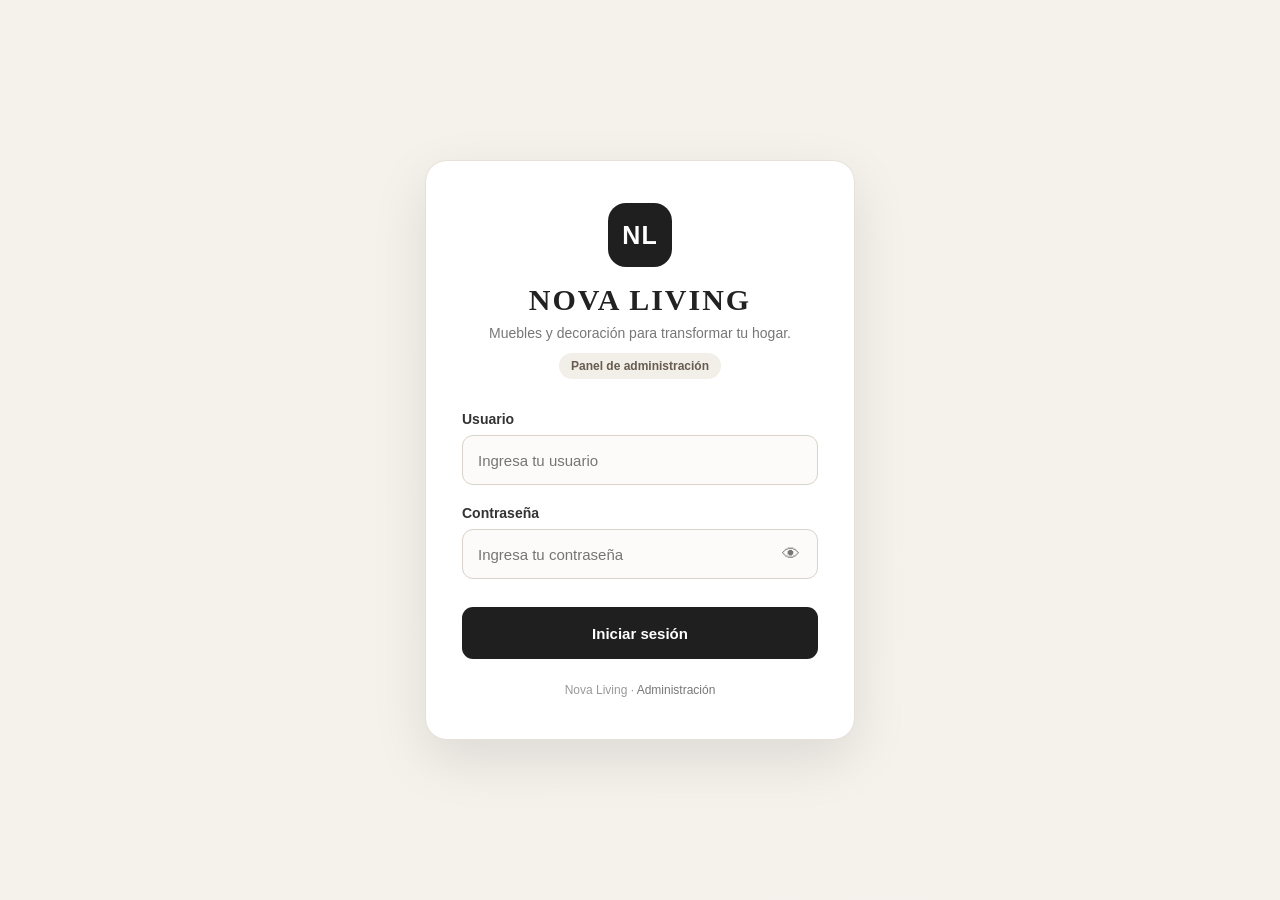
<file: frontend/login.html>
<!DOCTYPE html>
<html lang="es">
<head>
    <meta charset="UTF-8">
    <meta name="viewport" content="width=device-width, initial-scale=1.0">

    <title>Acceso administrador | Nova Living</title>

    <style>
        * {
            box-sizing: border-box;
            margin: 0;
            padding: 0;
        }

        body {
            min-height: 100vh;
            font-family: Arial, Helvetica, sans-serif;
            background:
                linear-gradient(
                    rgba(245, 242, 236, 0.92),
                    rgba(245, 242, 236, 0.96)
                ),
                linear-gradient(135deg, #eee8df, #ffffff);
            display: flex;
            align-items: center;
            justify-content: center;
            padding: 20px;
            color: #222;
        }

        .login-container {
            width: 100%;
            max-width: 430px;
        }

        .login-card {
            background: #ffffff;
            border: 1px solid #e7e1d8;
            border-radius: 22px;
            padding: 42px 36px;
            box-shadow: 0 20px 55px rgba(0, 0, 0, 0.10);
        }

        .brand {
            text-align: center;
            margin-bottom: 32px;
        }

        .brand-logo {
            width: 64px;
            height: 64px;
            margin: 0 auto 16px;
            border-radius: 18px;
            background: #1f1f1f;
            color: #ffffff;
            display: flex;
            align-items: center;
            justify-content: center;
            font-size: 25px;
            font-weight: 700;
            letter-spacing: 1px;
        }

        .brand h1 {
            font-family: Georgia, "Times New Roman", serif;
            font-size: 30px;
            letter-spacing: 2px;
            margin-bottom: 8px;
        }

        .brand p {
            color: #777;
            font-size: 14px;
        }

        .admin-label {
            display: inline-block;
            margin-top: 12px;
            padding: 6px 12px;
            border-radius: 20px;
            background: #f2eee8;
            color: #665c50;
            font-size: 12px;
            font-weight: 600;
        }

        .form-group {
            margin-bottom: 20px;
        }

        .form-group label {
            display: block;
            margin-bottom: 8px;
            font-size: 14px;
            font-weight: 600;
            color: #333;
        }

        .input-wrapper {
            position: relative;
        }

        .form-group input {
            width: 100%;
            height: 50px;
            border: 1px solid #d9d3ca;
            border-radius: 11px;
            padding: 0 48px 0 15px;
            font-size: 15px;
            outline: none;
            background: #fcfbf9;
            transition: 0.2s;
        }

        .form-group input:focus {
            border-color: #8c8173;
            background: #ffffff;
            box-shadow: 0 0 0 3px rgba(140, 129, 115, 0.10);
        }

        .toggle-password {
            position: absolute;
            right: 13px;
            top: 50%;
            transform: translateY(-50%);
            border: none;
            background: transparent;
            cursor: pointer;
            font-size: 18px;
            color: #777;
            padding: 5px;
        }

        .toggle-password:hover {
            color: #222;
        }

        .login-button {
            width: 100%;
            height: 52px;
            margin-top: 8px;
            border: none;
            border-radius: 11px;
            background: #1f1f1f;
            color: #ffffff;
            font-size: 15px;
            font-weight: 700;
            cursor: pointer;
            transition: 0.2s;
        }

        .login-button:hover {
            background: #353535;
            transform: translateY(-1px);
        }

        .login-button:disabled {
            opacity: 0.65;
            cursor: not-allowed;
            transform: none;
        }

        .message {
            display: none;
            margin-bottom: 18px;
            padding: 12px 14px;
            border-radius: 10px;
            font-size: 14px;
            line-height: 1.4;
        }

        .message.error {
            display: block;
            background: #fff1f1;
            border: 1px solid #f0cccc;
            color: #a33a3a;
        }

        .message.success {
            display: block;
            background: #eff9f1;
            border: 1px solid #c9e6cf;
            color: #28753a;
        }

        .footer {
            text-align: center;
            margin-top: 24px;
            color: #999;
            font-size: 12px;
        }

        .footer span {
            color: #777;
        }

        @media (max-width: 480px) {
            .login-card {
                padding: 34px 24px;
                border-radius: 18px;
            }

            .brand h1 {
                font-size: 26px;
            }
        }
    </style>
</head>

<body>

    <main class="login-container">

        <section class="login-card">

            <div class="brand">

                <div class="brand-logo">
                    NL
                </div>

                <h1>NOVA LIVING</h1>

                <p>Muebles y decoración para transformar tu hogar.</p>

                <span class="admin-label">
                    Panel de administración
                </span>

            </div>

            <div id="message" class="message"></div>

            <form id="loginForm">

                <div class="form-group">

                    <label for="usuario">
                        Usuario
                    </label>

                    <input
                        type="text"
                        id="usuario"
                        name="usuario"
                        placeholder="Ingresa tu usuario"
                        autocomplete="username"
                        required
                    >

                </div>

                <div class="form-group">

                    <label for="contrasena">
                        Contraseña
                    </label>

                    <div class="input-wrapper">

                        <input
                            type="password"
                            id="contrasena"
                            name="contrasena"
                            placeholder="Ingresa tu contraseña"
                            autocomplete="current-password"
                            required
                        >

                        <button
                            type="button"
                            class="toggle-password"
                            id="togglePassword"
                            aria-label="Mostrar contraseña"
                        >
                            👁
                        </button>

                    </div>

                </div>

                <button
                    type="submit"
                    class="login-button"
                    id="loginButton"
                >
                    Iniciar sesión
                </button>

            </form>

            <div class="footer">
                Nova Living · <span>Administración</span>
            </div>

        </section>

    </main>


    <script>

        const API_BASE_URL = "https://nova-living-rein.onrender.com";

        const loginForm = document.getElementById("loginForm");
        const usuarioInput = document.getElementById("usuario");
        const contrasenaInput = document.getElementById("contrasena");
        const loginButton = document.getElementById("loginButton");
        const togglePassword = document.getElementById("togglePassword");
        const message = document.getElementById("message");


        function mostrarMensaje(texto, tipo) {

            message.textContent = texto;

            message.className = "message " + tipo;

        }


        togglePassword.addEventListener("click", function () {

            if (contrasenaInput.type === "password") {

                contrasenaInput.type = "text";

                togglePassword.textContent = "🙈";

                togglePassword.setAttribute(
                    "aria-label",
                    "Ocultar contraseña"
                );

            } else {

                contrasenaInput.type = "password";

                togglePassword.textContent = "👁";

                togglePassword.setAttribute(
                    "aria-label",
                    "Mostrar contraseña"
                );

            }

        });


        loginForm.addEventListener("submit", async function (event) {

            event.preventDefault();

            const usuario = usuarioInput.value.trim();
            const contrasena = contrasenaInput.value;

            if (!usuario || !contrasena) {

                mostrarMensaje(
                    "Por favor completa todos los campos.",
                    "error"
                );

                return;
            }


            loginButton.disabled = true;

            loginButton.textContent = "Verificando...";

            message.className = "message";


            try {

                const respuesta = await fetch(
                    `${API_BASE_URL}/auth/login`,
                    {
                        method: "POST",

                        headers: {
                            "Content-Type": "application/json"
                        },

                        body: JSON.stringify({
                            usuario: usuario,
                            contrasena: contrasena
                        })
                    }
                );


                const datos = await respuesta.json();


                if (!respuesta.ok) {

                    throw new Error(
                        datos.detail || "No fue posible iniciar sesión."
                    );

                }


                sessionStorage.setItem(
                    "nova_living_admin",
                    "true"
                );

                sessionStorage.setItem(
                    "nova_living_admin_usuario",
                    datos.usuario
                );


                mostrarMensaje(
                    "Inicio de sesión correcto. Entrando al panel...",
                    "success"
                );


                setTimeout(function () {

                    window.location.href = "admin.html";

                }, 700);


            } catch (error) {

                mostrarMensaje(
                    error.message || "Error de conexión con el servidor.",
                    "error"
                );

                loginButton.disabled = false;

                loginButton.textContent = "Iniciar sesión";

            }

        });

    </script>

</body>
</html>
</file>
<file: frontend/style.css>
/* =========================================================
   NOVA LIVING
   HOJA DE ESTILOS PRINCIPAL
   ========================================================= */


/* =========================================================
   VARIABLES
   ========================================================= */

:root {

    --color-white: #ffffff;

    --color-ivory: #f8f6f1;

    --color-black: #1d1d1b;

    --color-gray-dark: #4d4d49;

    --color-gray: #777770;

    --color-gray-light: #e7e4dc;

    --color-beige: #d8c8b0;

    --color-beige-light: #eee7dc;

    --color-wood: #a98767;

    --color-success: #536b55;

    --container-width: 1200px;

    --header-height: 78px;

    --border-radius: 4px;

    --transition: 0.25s ease;

}


/* =========================================================
   RESET
   ========================================================= */

* {

    margin: 0;

    padding: 0;

    box-sizing: border-box;

}


html {

    scroll-behavior: smooth;

}


body {

    font-family:
        Arial,
        Helvetica,
        sans-serif;

    background: var(--color-white);

    color: var(--color-black);

    line-height: 1.6;

}


button,
input,
select {

    font: inherit;

}


button {

    cursor: pointer;

}


a {

    color: inherit;

    text-decoration: none;

}


img {

    display: block;

    max-width: 100%;

}


/* =========================================================
   CONTENEDOR
   ========================================================= */

.container {

    width: min(
        calc(100% - 40px),
        var(--container-width)
    );

    margin: 0 auto;

}


/* =========================================================
   HEADER
   ========================================================= */

.header {

    position: sticky;

    top: 0;

    z-index: 1000;

    height: var(--header-height);

    background: rgba(
        255,
        255,
        255,
        0.96
    );

    border-bottom: 1px solid
        var(--color-gray-light);

    backdrop-filter: blur(10px);

}


.header-content {

    height: 100%;

    display: flex;

    align-items: center;

    justify-content: space-between;

    gap: 30px;

}


/* =========================================================
   LOGO
   ========================================================= */

.logo {

    display: inline-flex;

    align-items: center;

    gap: 7px;

    font-size: 20px;

    font-weight: 700;

    letter-spacing: 3px;

    white-space: nowrap;

}


.logo span {

    font-weight: 400;

    color: var(--color-gray);

}


/* =========================================================
   NAVEGACIÓN
   ========================================================= */

.navigation {

    display: flex;

    align-items: center;

    gap: 28px;

}


.navigation a {

    position: relative;

    font-size: 14px;

    color: var(--color-gray-dark);

    transition:
        color var(--transition);

}


.navigation a::after {

    content: "";

    position: absolute;

    left: 0;

    bottom: -7px;

    width: 0;

    height: 1px;

    background: var(--color-black);

    transition:
        width var(--transition);

}


.navigation a:hover {

    color: var(--color-black);

}


.navigation a:hover::after {

    width: 100%;

}


/* =========================================================
   BOTÓN CARRITO
   ========================================================= */

.cart-button {

    display: inline-flex;

    align-items: center;

    justify-content: center;

    gap: 8px;

    min-width: 105px;

    padding: 10px 14px;

    border: 1px solid
        var(--color-black);

    border-radius: var(--border-radius);

    background: var(--color-black);

    color: var(--color-white);

    transition:
        background var(--transition),
        color var(--transition);

}


.cart-button:hover {

    background: var(--color-white);

    color: var(--color-black);

}


.cart-button strong {

    display: inline-flex;

    align-items: center;

    justify-content: center;

    min-width: 21px;

    height: 21px;

    padding: 0 5px;

    border-radius: 50%;

    background: var(--color-white);

    color: var(--color-black);

    font-size: 11px;

}


/* =========================================================
   HERO
   ========================================================= */

.hero {

    min-height: 650px;

    display: flex;

    align-items: center;

    background:

        linear-gradient(
            90deg,
            rgba(248, 246, 241, 0.98) 0%,
            rgba(248, 246, 241, 0.90) 55%,
            rgba(248, 246, 241, 0.35) 100%
        );

}


.hero-content {

    min-height: 650px;

    display: grid;

    grid-template-columns:
        minmax(0, 1.1fr)
        minmax(300px, 0.9fr);

    align-items: center;

    gap: 60px;

}


.hero-text {

    max-width: 650px;

}


.eyebrow {

    margin-bottom: 14px;

    font-size: 12px;

    font-weight: 700;

    letter-spacing: 3px;

    color: var(--color-wood);

}


.hero h1 {

    margin-bottom: 24px;

    font-size:
        clamp(
            42px,
            6vw,
            76px
        );

    line-height: 1.05;

    font-weight: 500;

    letter-spacing: -2px;

}


.hero h1 span {

    display: block;

    color: var(--color-gray);

}


.hero-description {

    max-width: 550px;

    margin-bottom: 32px;

    color: var(--color-gray-dark);

    font-size: 17px;

}


.hero-button {

    display: inline-flex;

    align-items: center;

    justify-content: center;

    min-height: 50px;

    padding: 0 25px;

    border: 1px solid
        var(--color-black);

    background: var(--color-black);

    color: var(--color-white);

    font-size: 14px;

    transition:
        background var(--transition),
        color var(--transition);

}


.hero-button:hover {

    background: transparent;

    color: var(--color-black);

}


/* =========================================================
   DECORACIÓN HERO
   ========================================================= */

.hero-decoration {

    min-height: 430px;

    display: flex;

    align-items: center;

    justify-content: center;

    position: relative;

}


.hero-decoration::before {

    content: "";

    position: absolute;

    width: 320px;

    height: 320px;

    border-radius: 50%;

    background: var(--color-beige);

    opacity: 0.55;

}


.hero-decoration::after {

    content: "";

    position: absolute;

    width: 210px;

    height: 290px;

    border: 1px solid
        var(--color-wood);

    transform:
        rotate(8deg);

    opacity: 0.45;

}


.hero-card {

    position: relative;

    z-index: 2;

    width: 270px;

    min-height: 340px;

    padding: 35px;

    display: flex;

    flex-direction: column;

    justify-content: flex-end;

    background:
        linear-gradient(
            145deg,
            #bda88e,
            #8d7358
        );

    color: var(--color-white);

    box-shadow:
        0 25px 60px
        rgba(0, 0, 0, 0.14);

}


.hero-card span {

    margin-bottom: 5px;

    font-size: 13px;

    letter-spacing: 2px;

    text-transform: uppercase;

}


.hero-card strong {

    font-size: 27px;

    line-height: 1.15;

}


/* =========================================================
   SECCIONES
   ========================================================= */

.categories-section,
.products-section,
.contact-section {

    padding: 100px 0;

}


.about-section {

    padding: 110px 0;

    background: var(--color-ivory);

}


/* =========================================================
   ENCABEZADOS
   ========================================================= */

.section-heading {

    max-width: 700px;

    margin-bottom: 50px;

}


.section-heading h2 {

    margin-bottom: 15px;

    font-size:
        clamp(
            32px,
            4vw,
            48px
        );

    line-height: 1.1;

    font-weight: 500;

    letter-spacing: -1px;

}


.section-heading > p:last-child {

    color: var(--color-gray);

    font-size: 16px;

}


/* =========================================================
   CATEGORÍAS
   ========================================================= */

.categories-grid {

    display: grid;

    grid-template-columns:
        repeat(
            3,
            minmax(0, 1fr)
        );

    gap: 20px;

}


.category-card {

    position: relative;

    min-height: 230px;

    padding: 30px;

    display: flex;

    flex-direction: column;

    justify-content: flex-end;

    overflow: hidden;

    border: 1px solid
        var(--color-gray-light);

    background:
        linear-gradient(
            145deg,
            var(--color-ivory),
            var(--color-beige-light)
        );

    transition:
        transform var(--transition),
        box-shadow var(--transition);

}


.category-card:hover {

    transform:
        translateY(-5px);

    box-shadow:
        0 18px 45px
        rgba(0, 0, 0, 0.08);

}


.category-card::before {

    content: "";

    position: absolute;

    width: 160px;

    height: 160px;

    right: -40px;

    top: -40px;

    border-radius: 50%;

    background: var(--color-beige);

    opacity: 0.5;

}


.category-card h3 {

    position: relative;

    z-index: 1;

    margin-bottom: 5px;

    font-size: 24px;

    font-weight: 500;

}


.category-card p {

    position: relative;

    z-index: 1;

    color: var(--color-gray);

    font-size: 14px;

}


/* =========================================================
   CONTROLES DEL CATÁLOGO
   ========================================================= */

.catalog-controls {

    display: grid;

    grid-template-columns:
        minmax(0, 2fr)
        minmax(180px, 1fr)
        minmax(180px, 1fr);

    gap: 15px;

    margin-bottom: 40px;

    padding: 20px;

    border: 1px solid
        var(--color-gray-light);

    background: var(--color-ivory);

}


.search-box,
.filter-box {

    display: flex;

    flex-direction: column;

    gap: 7px;

}


.search-box label,
.filter-box label {

    font-size: 12px;

    font-weight: 700;

    letter-spacing: 1px;

    text-transform: uppercase;

    color: var(--color-gray);

}


.search-box input,
.filter-box select {

    width: 100%;

    height: 45px;

    padding: 0 13px;

    border: 1px solid
        var(--color-gray-light);

    outline: none;

    background: var(--color-white);

    color: var(--color-black);

    transition:
        border-color var(--transition);

}


.search-box input:focus,
.filter-box select:focus {

    border-color:
        var(--color-black);

}


/* =========================================================
   GRID DE PRODUCTOS
   ========================================================= */

.products-grid {

    display: grid;

    grid-template-columns:
        repeat(
            3,
            minmax(0, 1fr)
        );

    gap: 25px;

}


/* =========================================================
   TARJETA DE PRODUCTO
   ========================================================= */

.product-card {

    overflow: hidden;

    border: 1px solid
        var(--color-gray-light);

    background: var(--color-white);

    transition:
        transform var(--transition),
        box-shadow var(--transition);

}


.product-card:hover {

    transform:
        translateY(-5px);

    box-shadow:
        0 18px 45px
        rgba(0, 0, 0, 0.09);

}


.product-image {

    position: relative;

    height: 300px;

    display: flex;

    align-items: center;

    justify-content: center;

    overflow: hidden;

    background: var(--color-ivory);

}


.product-image img {

    width: 100%;

    height: 100%;

    object-fit: contain;

    padding: 20px;

    transition:
        transform 0.35s ease;

}


.product-card:hover
.product-image img {

    transform:
        scale(1.04);

}


.product-image-placeholder {

    width: 100%;

    height: 100%;

    display: flex;

    align-items: center;

    justify-content: center;

    background:
        linear-gradient(
            145deg,
            var(--color-beige-light),
            var(--color-gray-light)
        );

    color: var(--color-gray);

    font-size: 14px;

}


.product-info {

    padding: 22px;

}


.product-category {

    margin-bottom: 7px;

    font-size: 11px;

    font-weight: 700;

    letter-spacing: 1.5px;

    text-transform: uppercase;

    color: var(--color-wood);

}


.product-name {

    margin-bottom: 7px;

    font-size: 20px;

    font-weight: 500;

}


.product-subcategory {

    margin-bottom: 14px;

    font-size: 13px;

    color: var(--color-gray);

}


.product-description {

    margin-bottom: 18px;

    font-size: 14px;

    color: var(--color-gray-dark);

}


.product-bottom {

    display: flex;

    align-items: center;

    justify-content: space-between;

    gap: 15px;

}


.product-price {

    font-size: 19px;

    font-weight: 700;

}


.product-stock {

    margin-top: 4px;

    font-size: 12px;

    color: var(--color-success);

}


.product-button {

    min-height: 42px;

    padding: 0 15px;

    border: 1px solid
        var(--color-black);

    background: var(--color-black);

    color: var(--color-white);

    font-size: 13px;

    transition:
        background var(--transition),
        color var(--transition);

}


.product-button:hover {

    background: var(--color-white);

    color: var(--color-black);

}


.product-button:disabled {

    cursor: not-allowed;

    opacity: 0.45;

}


/* =========================================================
   LOADING
   ========================================================= */

.loading {

    grid-column: 1 / -1;

    min-height: 150px;

    display: flex;

    align-items: center;

    justify-content: center;

    color: var(--color-gray);

    font-size: 14px;

}


/* =========================================================
   PRODUCTOS VACÍOS
   ========================================================= */

.empty-products {

    padding: 70px 20px;

    text-align: center;

    border: 1px dashed
        var(--color-gray-light);

    background: var(--color-ivory);

}


.empty-products h3 {

    margin-bottom: 8px;

    font-size: 24px;

    font-weight: 500;

}


.empty-products p {

    color: var(--color-gray);

}


/* =========================================================
   NOSOTROS
   ========================================================= */

.about-content {

    display: grid;

    grid-template-columns:
        minmax(0, 1fr)
        minmax(0, 1fr);

    gap: 80px;

    align-items: start;

}


.about-content h2 {

    max-width: 500px;

    font-size:
        clamp(
            34px,
            4vw,
            52px
        );

    line-height: 1.08;

    font-weight: 500;

    letter-spacing: -1px;

}


.about-content > div:last-child {

    max-width: 580px;

}


.about-content > div:last-child p {

    margin-bottom: 20px;

    color: var(--color-gray-dark);

    font-size: 16px;

}


/* =========================================================
   CONTACTO
   ========================================================= */

.contact-grid {

    display: grid;

    grid-template-columns:
        repeat(
            3,
            minmax(0, 1fr)
        );

    gap: 20px;

}


.contact-card {

    padding: 35px;

    border: 1px solid
        var(--color-gray-light);

    background: var(--color-white);

    transition:
        transform var(--transition),
        box-shadow var(--transition);

}


.contact-card:hover {

    transform:
        translateY(-4px);

    box-shadow:
        0 15px 35px
        rgba(0, 0, 0, 0.07);

}


.contact-card > span {

    display: block;

    margin-bottom: 20px;

    font-size: 30px;

}


.contact-card h3 {

    margin-bottom: 6px;

    font-size: 20px;

    font-weight: 500;

}


.contact-card p {

    color: var(--color-gray);

    font-size: 14px;

}


/* =========================================================
   FOOTER
   ========================================================= */

.footer {

    padding: 45px 0;

    background: var(--color-black);

    color: var(--color-white);

}


.footer-content {

    display: flex;

    align-items: center;

    justify-content: space-between;

    gap: 30px;

}


.footer-logo {

    margin-bottom: 10px;

}


.footer-logo span {

    color: #c8c8c2;

}


.footer p {

    color: #c8c8c2;

    font-size: 13px;

}


.footer-content > div:last-child {

    text-align: right;

}


/* =========================================================
   RESPONSIVE TABLET
   ========================================================= */

@media (max-width: 900px) {

    .navigation {

        gap: 16px;

    }


    .navigation a {

        font-size: 13px;

    }


    .hero-content {

        grid-template-columns:
            1fr;

        padding: 70px 0;

    }


    .hero-decoration {

        min-height: 320px;

    }


    .hero {

        min-height: auto;

    }


    .hero-content {

        min-height: auto;

    }


    .categories-grid,
    .products-grid {

        grid-template-columns:
            repeat(
                2,
                minmax(0, 1fr)
            );

    }


    .catalog-controls {

        grid-template-columns:
            1fr 1fr;

    }


    .search-box {

        grid-column: 1 / -1;

    }


    .about-content {

        grid-template-columns:
            1fr;

        gap: 35px;

    }


    .contact-grid {

        grid-template-columns:
            1fr 1fr;

    }

}


/* =========================================================
   RESPONSIVE MÓVIL
   ========================================================= */

@media (max-width: 650px) {

    :root {

        --header-height: auto;

    }


    .container {

        width:
            min(
                calc(100% - 28px),
                var(--container-width)
            );

    }


    .header {

        position: relative;

    }


    .header-content {

        min-height: 72px;

        flex-wrap: wrap;

        padding: 12px 0;

        gap: 15px;

    }


    .logo {

        font-size: 17px;

    }


    .navigation {

        order: 3;

        width: 100%;

        justify-content: center;

        gap: 15px;

        overflow-x: auto;

        padding-bottom: 5px;

    }


    .navigation a {

        flex-shrink: 0;

        font-size: 12px;

    }


    .cart-button {

        min-width: auto;

        padding: 9px 11px;

    }


    .cart-button span {

        display: none;

    }


    .hero {

        min-height: 620px;

    }


    .hero-content {

        padding: 55px 0;

    }


    .hero h1 {

        font-size: 43px;

        letter-spacing: -1.5px;

    }


    .hero-description {

        font-size: 15px;

    }


    .hero-decoration {

        min-height: 250px;

    }


    .hero-decoration::before {

        width: 220px;

        height: 220px;

    }


    .hero-decoration::after {

        width: 150px;

        height: 210px;

    }


    .hero-card {

        width: 190px;

        min-height: 235px;

        padding: 24px;

    }


    .hero-card strong {

        font-size: 22px;

    }


    .categories-section,
    .products-section,
    .contact-section {

        padding: 70px 0;

    }


    .about-section {

        padding: 75px 0;

    }


    .section-heading {

        margin-bottom: 35px;

    }


    .section-heading h2 {

        font-size: 32px;

    }


    .categories-grid,
    .products-grid {

        grid-template-columns:
            1fr;

    }


    .category-card {

        min-height: 200px;

    }


    .catalog-controls {

        grid-template-columns:
            1fr;

        padding: 15px;

    }


    .search-box {

        grid-column: auto;

    }


    .product-image {

        height: 280px;

    }


    .product-info {

        padding: 18px;

    }


    .product-name {

        font-size: 18px;

    }


    .product-bottom {

        align-items: flex-start;

        flex-direction: column;

    }


    .product-button {

        width: 100%;

    }


    .contact-grid {

        grid-template-columns:
            1fr;

    }


    .contact-card {

        padding: 25px;

    }


    .footer-content {

        align-items: flex-start;

        flex-direction: column;

    }


    .footer-content > div:last-child {

        text-align: left;

    }

}


/* =========================================================
   ACCESIBILIDAD
   ========================================================= */

button:focus-visible,
a:focus-visible,
input:focus-visible,
select:focus-visible {

    outline: 2px solid
        var(--color-wood);

    outline-offset: 3px;

}


/* =========================================================
   ELEMENTOS OCULTOS
   ========================================================= */

[hidden] {

    display: none !important;

}

/* =========================================================
   NOVA LIVING - REFINAMIENTO VISUAL
   ========================================================= */

/* Hero: identidad de marca */
.hero {
    min-height: 590px;
    background:
        radial-gradient(circle at 72% 45%, rgba(216, 200, 176, 0.28), transparent 28%),
        linear-gradient(90deg, #f8f6f1 0%, #f8f6f1 48%, #eee7dc 100%);
}

.hero-content {
    min-height: 590px;
}

.hero-decoration {
    min-height: 460px;
}

.hero-decoration::before {
    width: 360px;
    height: 360px;
    background: #d8c8b0;
    opacity: 0.32;
}

.hero-decoration::after {
    width: 245px;
    height: 330px;
    border-color: #a98767;
    opacity: 0.35;
}

.hero-brand {
    position: relative;
    z-index: 3;
    width: min(330px, 90%);
    min-height: 390px;
    padding: 42px 32px;
    display: flex;
    flex-direction: column;
    align-items: center;
    justify-content: center;
    text-align: center;
    background:
        linear-gradient(
            145deg,
            rgba(255,255,255,0.96),
            rgba(238,231,220,0.94)
        );
    border: 1px solid rgba(169,135,103,0.35);
    box-shadow: 0 25px 60px rgba(0,0,0,0.12);
}

.hero-brand-mark {
    position: relative;
    width: 112px;
    height: 112px;
    margin-bottom: 22px;
    display: flex;
    align-items: center;
    justify-content: center;
    border: 1.5px solid #a98767;
    border-radius: 50%;
}

.hero-brand-mark::before {
    content: "";
    position: absolute;
    width: 72px;
    height: 72px;
    border: 1px solid #a98767;
    border-radius: 50%;
    opacity: 0.45;
}

.hero-brand-mark span {
    position: relative;
    z-index: 2;
    font-family: Georgia, "Times New Roman", serif;
    font-size: 58px;
    line-height: 1;
    color: #8d6848;
    font-weight: 400;
}

.hero-brand-mark i {
    position: absolute;
    width: 26px;
    height: 48px;
    right: 8px;
    top: 2px;
    border-left: 1.5px solid #8d6848;
    border-radius: 100% 0 100% 0;
    transform: rotate(38deg);
}

.hero-brand-name {
    font-family: Arial, Helvetica, sans-serif;
    font-size: 26px;
    font-weight: 700;
    letter-spacing: 5px;
    color: #1d1d1b;
}

.hero-brand-name span {
    font-weight: 400;
    color: #777770;
}

.hero-brand-line {
    width: 55px;
    height: 1px;
    margin: 16px 0 13px;
    background: #a98767;
}

.hero-brand-tagline {
    font-size: 11px;
    letter-spacing: 3.5px;
    color: #8d6848;
    font-weight: 700;
}

.hero-brand p {
    max-width: 235px;
    margin-top: 18px;
    color: #777770;
    font-size: 13px;
    line-height: 1.6;
}

/* Categorías: tarjetas con imagen + botón */
.categories-grid {
    grid-template-columns: repeat(6, minmax(0, 1fr));
    gap: 16px;
}

.category-card {
    min-height: 0;
    padding: 0;
    justify-content: flex-start;
    background: #f8f6f1;
}

.category-card::before {
    z-index: 2;
    pointer-events: none;
    width: 110px;
    height: 110px;
    right: -45px;
    top: -45px;
    opacity: 0.25;
}

.category-image {
    position: relative;
    z-index: 1;
    width: 100%;
    height: 190px;
    overflow: hidden;
    background: #eee7dc;
}

.category-image img {
    width: 100%;
    height: 100%;
    object-fit: cover;
    transition: transform 0.4s ease;
}

.category-card:hover .category-image img {
    transform: scale(1.045);
}

.category-content {
    position: relative;
    z-index: 3;
    min-height: 170px;
    padding: 19px 18px 18px;
    display: flex;
    flex-direction: column;
}

.category-card h3 {
    margin-bottom: 6px;
    font-size: 19px;
    font-weight: 600;
}

.category-card p {
    flex: 1;
    font-size: 13px;
    line-height: 1.45;
}

.category-button {
    align-self: flex-start;
    margin-top: 14px;
    padding: 10px 16px;
    border: 1px solid #a98767;
    border-radius: 3px;
    background: #a98767;
    color: #ffffff;
    font-size: 12px;
    font-weight: 700;
    transition: all 0.25s ease;
}

.category-button:hover {
    background: #8d6848;
    border-color: #8d6848;
    transform: translateY(-1px);
}

/* Catálogo */
.products-section {
    scroll-margin-top: 90px;
}

.category-card,
.product-card {
    border-radius: 3px;
}

/* Tablet */
@media (max-width: 1100px) {
    .categories-grid {
        grid-template-columns: repeat(3, minmax(0, 1fr));
    }
}

/* Móvil */
@media (max-width: 900px) {
    .hero {
        min-height: auto;
    }

    .hero-content {
        min-height: auto;
    }

    .hero-brand {
        min-height: 330px;
    }
}

@media (max-width: 650px) {
    .hero-decoration {
        min-height: 310px;
    }

    .hero-brand {
        width: 280px;
        min-height: 310px;
        padding: 30px 22px;
    }

    .hero-brand-mark {
        width: 88px;
        height: 88px;
    }

    .hero-brand-mark span {
        font-size: 46px;
    }

    .hero-brand-name {
        font-size: 21px;
        letter-spacing: 3px;
    }

    .hero-brand-tagline {
        font-size: 9px;
        letter-spacing: 2.5px;
    }

    .categories-grid {
        grid-template-columns: 1fr;
    }

    .category-image {
        height: 230px;
    }

    .category-content {
        min-height: 155px;
    }
}
</file>
